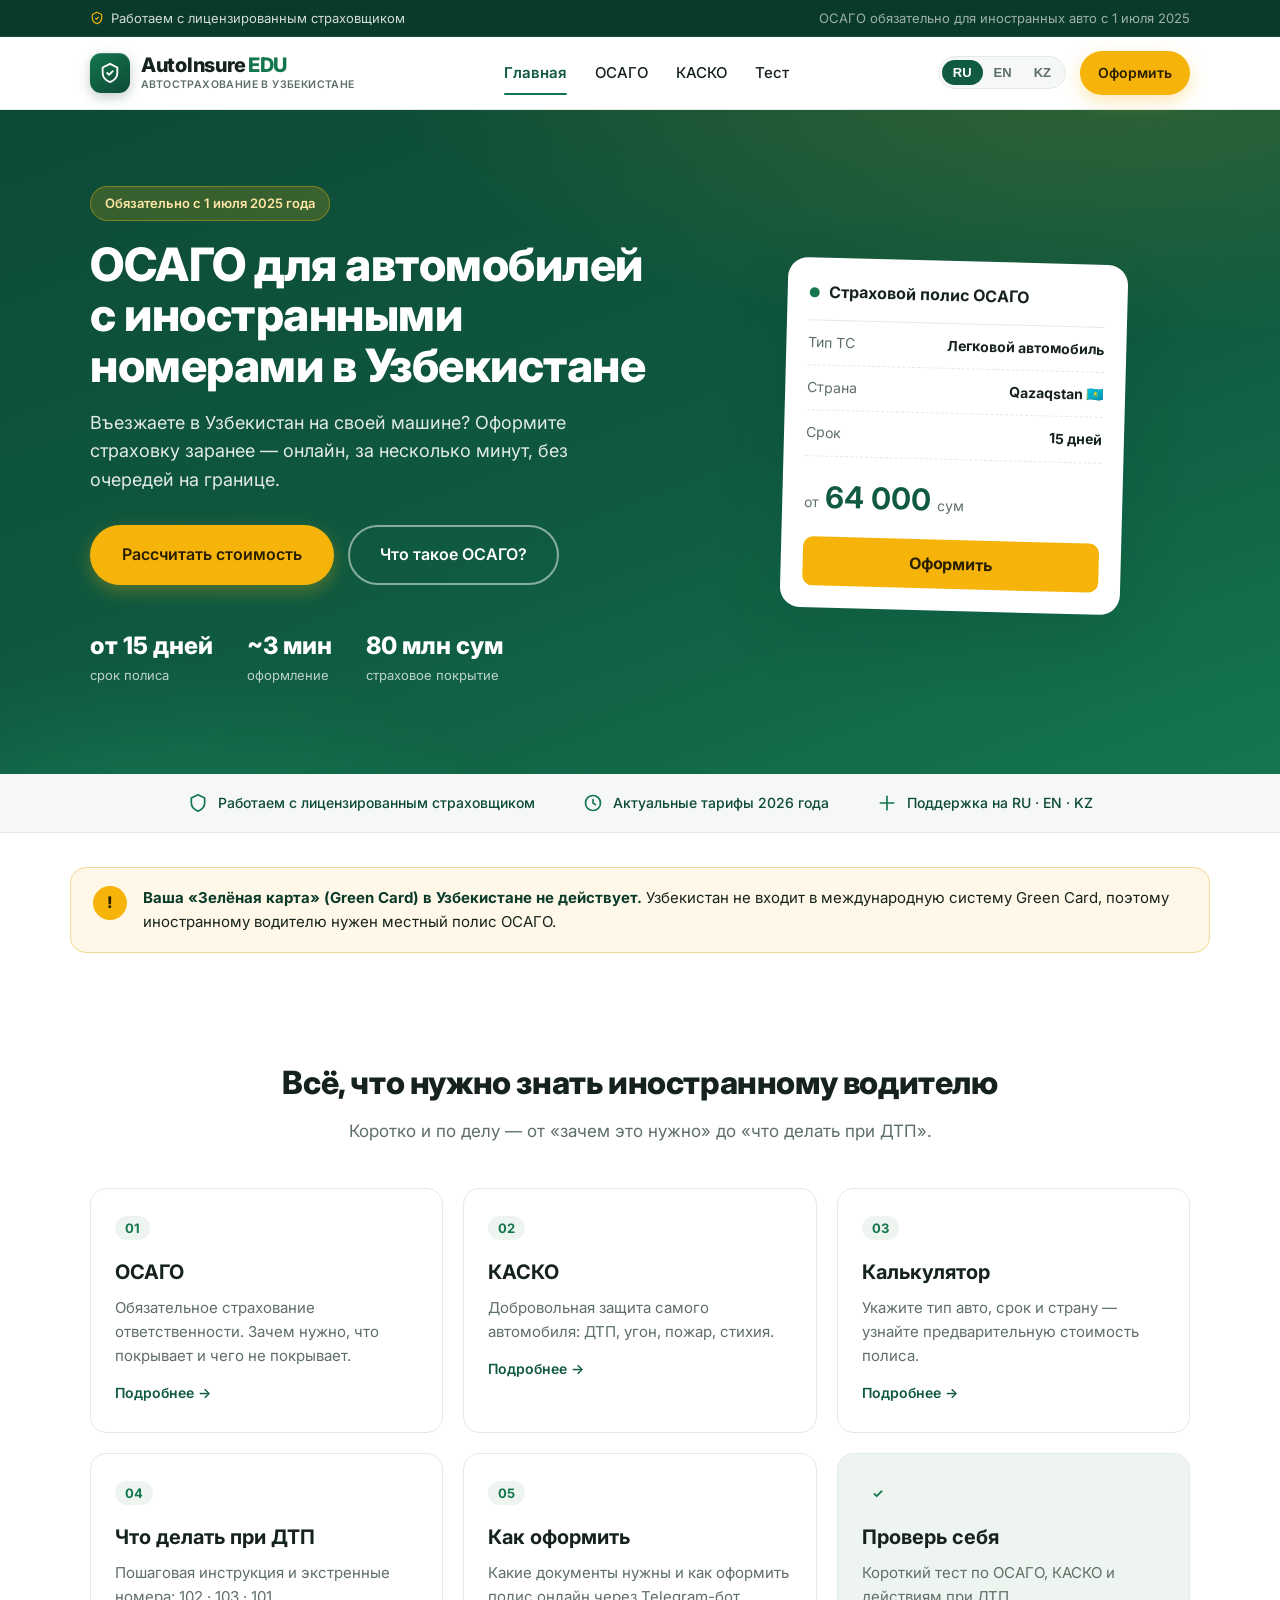
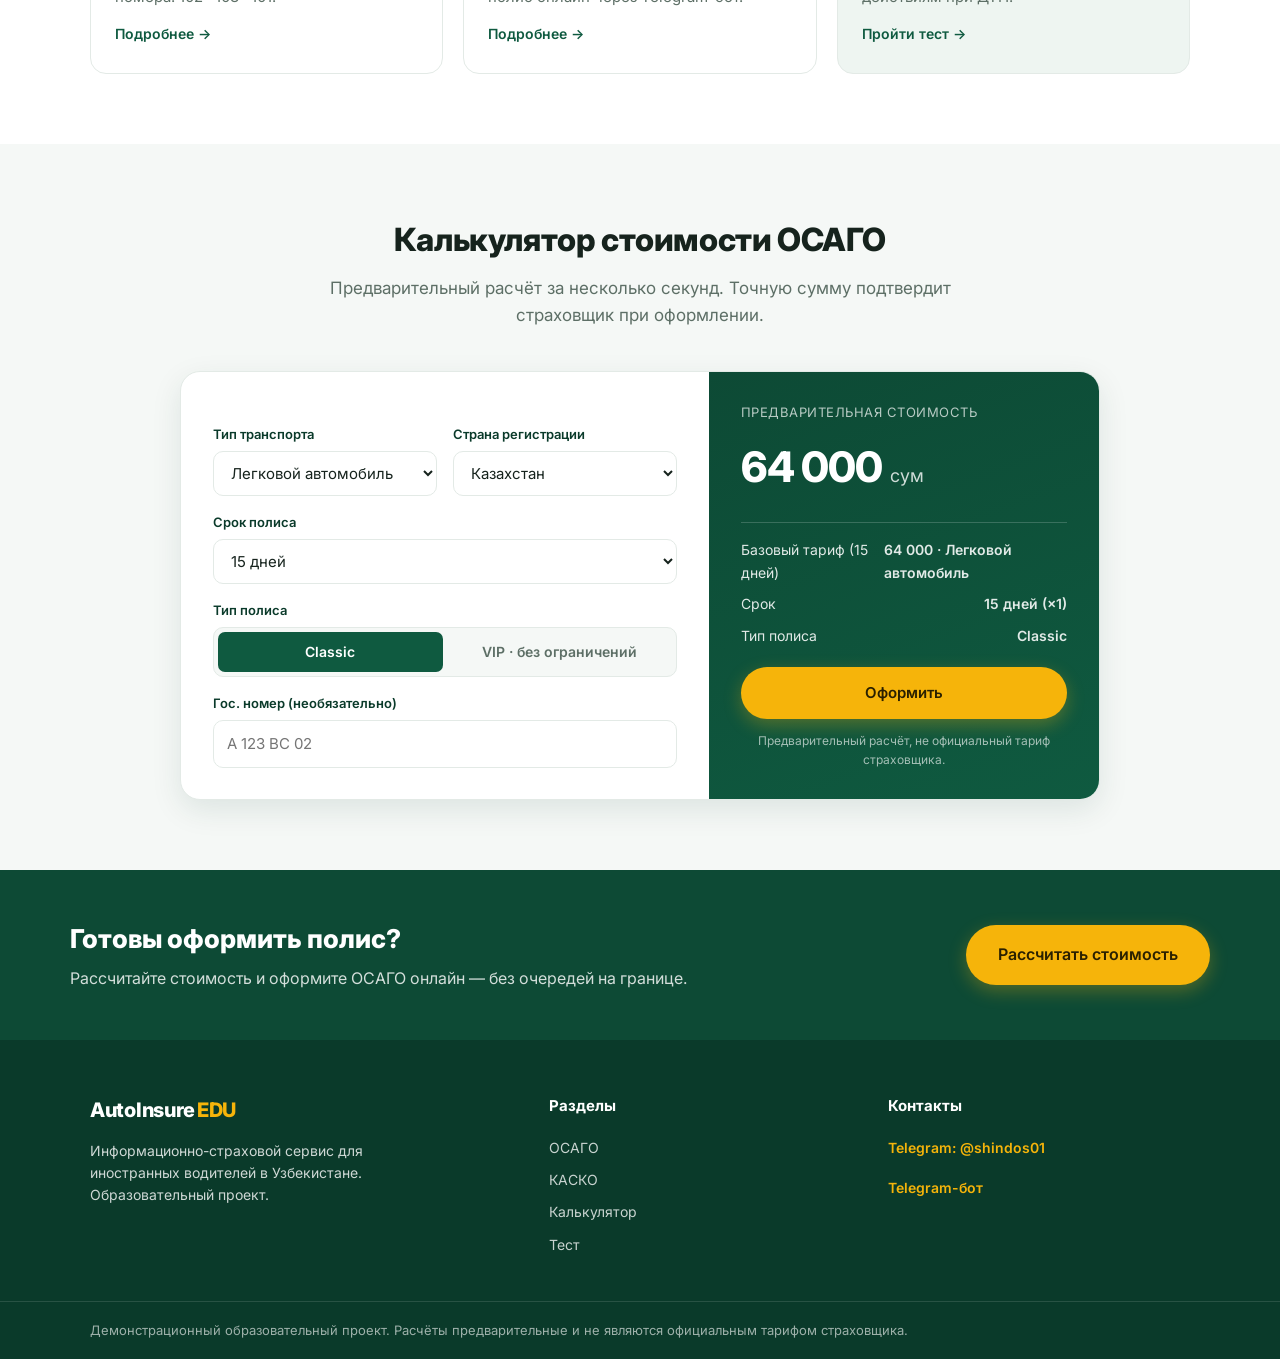
<file: index.html>
<!DOCTYPE html>
<html lang="ru">
<head>
  <meta charset="UTF-8" />
  <meta name="viewport" content="width=device-width, initial-scale=1.0" />
  <link rel="icon" type="image/svg+xml" href="favicon.svg" />
  <title>AutoInsure EDU — ОСАГО и КАСКО для иностранных авто в Узбекистане</title>
  <meta name="description"
    content="Страхование автомобилей с иностранными номерами в Узбекистане. ОСАГО обязательно с 2025 года. Рассчитайте стоимость и оформите полис онлайн." />
  <link rel="preconnect" href="https://fonts.googleapis.com" />
  <link rel="preconnect" href="https://fonts.gstatic.com" crossorigin />
  <link
    href="https://fonts.googleapis.com/css2?family=Inter:wght@400;500;600;700;800&display=swap"
    rel="stylesheet" />
  <link rel="stylesheet" href="css/styles.css" />
</head>
<body>

  <!-- ============ TOP BAR ============ -->
  <div class="topbar">
    <div class="container topbar__inner">
      <span class="topbar__item">
        <svg viewBox="0 0 24 24"><path d="M12 2l8 4v6c0 5-3.5 8-8 10-4.5-2-8-5-8-10V6l8-4z"/><path d="M9 12l2 2 4-4"/></svg>
        <span data-i18n="topbar_lic">Работаем с лицензированным страховщиком</span>
      </span>
      <span class="topbar__item topbar__item--muted" data-i18n="topbar_note">ОСАГО обязательно для иностранных авто с 1 июля 2025</span>
    </div>
  </div>

  <!-- ============ HEADER ============ -->
  <header class="site-header" id="siteHeader">
    <div class="container header__inner">
      <a href="index.html" class="logo">
        <span class="logo__mark" aria-hidden="true">
          <svg viewBox="0 0 24 24" width="22" height="22" fill="none" stroke="currentColor" stroke-width="2" stroke-linecap="round" stroke-linejoin="round">
            <path d="M12 2l8 4v6c0 5-3.5 8-8 10-4.5-2-8-5-8-10V6l8-4z"/>
            <path d="M9 12l2 2 4-4"/>
          </svg>
        </span>
        <span class="logo__lockup">
          <span class="logo__text">AutoInsure<span class="logo__edu">EDU</span></span>
          <span class="logo__tag" data-i18n="logo_tag">Автострахование в Узбекистане</span>
        </span>
      </a>

      <nav class="nav" id="mainNav">
        <a href="index.html" data-i18n="nav_home">Главная</a>
        <a href="osago.html" data-i18n="nav_osago">ОСАГО</a>
        <a href="kasko.html" data-i18n="nav_kasko">КАСКО</a>
        <a href="tests.html" data-i18n="nav_test">Тест</a>
      </nav>

      <div class="header__actions">
        <div class="lang" id="langSwitcher">
          <button class="lang__btn" data-lang="ru">RU</button>
          <button class="lang__btn" data-lang="en">EN</button>
          <button class="lang__btn" data-lang="kz">KZ</button>
        </div>
        <a href="#calc" class="btn btn--accent btn--sm" data-i18n="cta_apply">Оформить</a>
        <button class="burger" id="burger" aria-label="Menu">
          <span></span><span></span><span></span>
        </button>
      </div>
    </div>
  </header>

  <!-- ============ HERO ============ -->
  <section class="hero">
    <div class="container hero__inner">
      <div class="hero__content">
        <span class="hero__badge" data-i18n="hero_badge">Обязательно с 1 июля 2025 года</span>
        <h1 class="hero__title" data-i18n="hero_title">
          ОСАГО для автомобилей с иностранными номерами в Узбекистане
        </h1>
        <p class="hero__subtitle" data-i18n="hero_subtitle">
          Въезжаете в Узбекистан на своей машине? Оформите страховку заранее — онлайн,
          за несколько минут, без очередей на границе.
        </p>
        <div class="hero__actions">
          <a href="#calc" class="btn btn--accent btn--lg" data-i18n="hero_calc">Рассчитать стоимость</a>
          <a href="osago.html" class="btn btn--ghost btn--lg" data-i18n="hero_learn">Что такое ОСАГО?</a>
        </div>
        <ul class="hero__facts">
          <li><strong data-i18n="fact1_val">от 15 дней</strong><span data-i18n="fact1_lbl">срок полиса</span></li>
          <li><strong data-i18n="fact2_val">~3 мин</strong><span data-i18n="fact2_lbl">оформление</span></li>
          <li><strong data-i18n="fact3_val">80 млн сум</strong><span data-i18n="fact3_lbl">страховое покрытие</span></li>
        </ul>
      </div>
      <div class="hero__visual" aria-hidden="true">
        <div class="hero__card">
          <div class="hero__card-top">
            <span class="hero__card-dot"></span>
            <span data-i18n="hero_card_title">Страховой полис ОСАГО</span>
          </div>
          <div class="hero__card-row"><span data-i18n="hero_card_type">Тип ТС</span><b data-i18n="hero_card_car">Легковой автомобиль</b></div>
          <div class="hero__card-row"><span data-i18n="hero_card_country">Страна</span><b>Qazaqstan 🇰🇿</b></div>
          <div class="hero__card-row"><span data-i18n="hero_card_term">Срок</span><b data-i18n="hero_card_days">15 дней</b></div>
          <div class="hero__card-price">
            <span data-i18n="hero_card_from">от</span>
            <b>64 000</b>
            <span>сум</span>
          </div>
          <div class="hero__card-btn" data-i18n="cta_apply">Оформить</div>
        </div>
      </div>
    </div>
  </section>

  <!-- ============ TRUST STRIP ============ -->
  <section class="trust">
    <div class="container trust__inner">
      <div class="trust__item">
        <svg viewBox="0 0 24 24" class="trust__ic"><path d="M12 2l8 4v6c0 5-3.5 8-8 10-4.5-2-8-5-8-10V6l8-4z"/></svg>
        <span data-i18n="trust1">Работаем с лицензированным страховщиком</span>
      </div>
      <div class="trust__item">
        <svg viewBox="0 0 24 24" class="trust__ic"><path d="M12 8v4l3 2"/><circle cx="12" cy="12" r="9"/></svg>
        <span data-i18n="trust2">Актуальные тарифы 2026 года</span>
      </div>
      <div class="trust__item">
        <svg viewBox="0 0 24 24" class="trust__ic"><path d="M4 12h16M12 4v16"/></svg>
        <span data-i18n="trust3">Поддержка на RU · EN · KZ</span>
      </div>
    </div>
  </section>

  <!-- ============ GREEN CARD NOTE ============ -->
  <section class="note">
    <div class="container note__inner">
      <div class="note__icon">!</div>
      <p>
        <strong data-i18n="note_strong">Ваша «Зелёная карта» (Green Card) в Узбекистане не действует.</strong>
        <span data-i18n="note_text">Узбекистан не входит в международную систему Green Card, поэтому иностранному водителю нужен местный полис ОСАГО.</span>
      </p>
    </div>
  </section>

  <!-- ============ SECTIONS GRID ============ -->
  <section class="section">
    <div class="container">
      <h2 class="section-title" data-i18n="sections_title">Всё, что нужно знать иностранному водителю</h2>
      <p class="section-lead" data-i18n="sections_lead">Коротко и по делу — от «зачем это нужно» до «что делать при ДТП».</p>

      <div class="cards">
        <a href="osago.html" class="card">
          <span class="card__num">01</span>
          <h3 data-i18n="card1_t">ОСАГО</h3>
          <p data-i18n="card1_d">Обязательное страхование ответственности. Зачем нужно, что покрывает и чего не покрывает.</p>
          <span class="card__link" data-i18n="card_more">Подробнее →</span>
        </a>
        <a href="kasko.html" class="card">
          <span class="card__num">02</span>
          <h3 data-i18n="card2_t">КАСКО</h3>
          <p data-i18n="card2_d">Добровольная защита самого автомобиля: ДТП, угон, пожар, стихия.</p>
          <span class="card__link" data-i18n="card_more">Подробнее →</span>
        </a>
        <a href="#calc" class="card">
          <span class="card__num">03</span>
          <h3 data-i18n="card3_t">Калькулятор</h3>
          <p data-i18n="card3_d">Укажите тип авто, срок и страну — узнайте предварительную стоимость полиса.</p>
          <span class="card__link" data-i18n="card_more">Подробнее →</span>
        </a>
        <a href="osago.html#dtp" class="card">
          <span class="card__num">04</span>
          <h3 data-i18n="card4_t">Что делать при ДТП</h3>
          <p data-i18n="card4_d">Пошаговая инструкция и экстренные номера: 102 · 103 · 101.</p>
          <span class="card__link" data-i18n="card_more">Подробнее →</span>
        </a>
        <a href="osago.html#how" class="card">
          <span class="card__num">05</span>
          <h3 data-i18n="card5_t">Как оформить</h3>
          <p data-i18n="card5_d">Какие документы нужны и как оформить полис онлайн через Telegram-бот.</p>
          <span class="card__link" data-i18n="card_more">Подробнее →</span>
        </a>
        <a href="tests.html" class="card card--test">
          <span class="card__num">✓</span>
          <h3 data-i18n="card6_t">Проверь себя</h3>
          <p data-i18n="card6_d">Короткий тест по ОСАГО, КАСКО и действиям при ДТП.</p>
          <span class="card__link" data-i18n="card6_go">Пройти тест →</span>
        </a>
      </div>
    </div>
  </section>

  <!-- ============ CALCULATOR ============ -->
  <section class="section section--soft" id="calc">
    <div class="container">
      <h2 class="section-title" data-i18n="calc_section_t">Калькулятор стоимости ОСАГО</h2>
      <p class="section-lead" data-i18n="calc_section_l">Предварительный расчёт за несколько секунд. Точную сумму подтвердит страховщик при оформлении.</p>
      <div style="max-width: 920px; margin: 42px auto 0;">
        <!-- CALC COMPONENT (reusable) -->
        <div class="calc" data-calc>
          <div class="calc__form">
            <div class="calc__grid">
              <div class="field">
                <label data-i18n="calc_vehicle">Тип транспорта</label>
                <select data-calc-vehicle>
                  <option value="car" data-i18n="calc_v_car">Легковой автомобиль</option>
                  <option value="truck" data-i18n="calc_v_truck">Грузовой автомобиль</option>
                  <option value="bus" data-i18n="calc_v_bus">Автобус</option>
                  <option value="other" data-i18n="calc_v_other">Мото / трактор</option>
                </select>
              </div>
              <div class="field">
                <label data-i18n="calc_country">Страна регистрации</label>
                <select data-calc-country>
                  <option value="kz" data-i18n="calc_c_kz">Казахстан</option>
                  <option value="ru" data-i18n="calc_c_ru">Россия</option>
                  <option value="kg" data-i18n="calc_c_kg">Кыргызстан</option>
                  <option value="tj" data-i18n="calc_c_tj">Таджикистан</option>
                  <option value="other" data-i18n="calc_c_other">Другая страна</option>
                </select>
              </div>
              <div class="field field--full">
                <label data-i18n="calc_term">Срок полиса</label>
                <select data-calc-term>
                  <option value="15" data-i18n="calc_t_15">15 дней</option>
                  <option value="60" data-i18n="calc_t_60">2 месяца</option>
                  <option value="365" data-i18n="calc_t_365">1 год</option>
                </select>
              </div>
              <div class="field field--full">
                <label data-i18n="calc_type">Тип полиса</label>
                <div class="seg" data-calc-seg>
                  <button type="button" class="seg__btn is-active" data-type="classic" data-i18n="calc_classic">Classic</button>
                  <button type="button" class="seg__btn" data-type="vip" data-i18n="calc_vip">VIP · без ограничений</button>
                </div>
              </div>
              <div class="field field--full">
                <label data-i18n="calc_plate">Гос. номер (необязательно)</label>
                <input type="text" data-calc-plate placeholder="A 123 BC 02" />
              </div>
            </div>
          </div>
          <div class="calc__result">
            <span class="calc__result-label" data-i18n="calc_result">Предварительная стоимость</span>
            <div class="calc__price"><b data-calc-price>64 000</b><span data-i18n="calc_sum">сум</span></div>
            <div class="calc__breakdown">
              <div class="calc__row"><span data-i18n="calc_base">Базовый тариф (15 дней)</span><b data-calc-base>—</b></div>
              <div class="calc__row"><span data-i18n="calc_termrow">Срок</span><b data-calc-termlbl>—</b></div>
              <div class="calc__row"><span data-i18n="calc_typerow">Тип полиса</span><b data-calc-typelbl>—</b></div>
            </div>
            <div class="calc__cta">
              <a href="https://t.me/mytezpolisBot" target="_blank" rel="noopener" class="btn btn--accent" data-i18n="cta_apply">Оформить</a>
              <p class="calc__disclaimer" data-i18n="calc_disc">Предварительный расчёт, не официальный тариф страховщика.</p>
            </div>
          </div>
        </div>
        <!-- /CALC COMPONENT -->
      </div>
    </div>
  </section>

  <!-- ============ CTA BAND ============ -->
  <section class="cta-band">
    <div class="container cta-band__inner">
      <div>
        <h2 data-i18n="ctaband_title">Готовы оформить полис?</h2>
        <p data-i18n="ctaband_text">Рассчитайте стоимость и оформите ОСАГО онлайн — без очередей на границе.</p>
      </div>
      <a href="#calc" class="btn btn--accent btn--lg" data-i18n="hero_calc">Рассчитать стоимость</a>
    </div>
  </section>

  <!-- ============ FOOTER ============ -->
  <footer class="footer">
    <div class="container footer__inner">
      <div class="footer__col">
        <div class="logo logo--light">
          <span class="logo__text">AutoInsure<span class="logo__edu">EDU</span></span>
        </div>
        <p class="footer__about" data-i18n="footer_about">
          Информационно-страховой сервис для иностранных водителей в Узбекистане.
          Образовательный проект.
        </p>
      </div>
      <div class="footer__col">
        <h4 data-i18n="footer_nav">Разделы</h4>
        <a href="osago.html" data-i18n="nav_osago">ОСАГО</a>
        <a href="kasko.html" data-i18n="nav_kasko">КАСКО</a>
        <a href="index.html#calc" data-i18n="nav_calc">Калькулятор</a>
        <a href="tests.html" data-i18n="nav_test">Тест</a>
      </div>
      <div class="footer__col">
        <h4 data-i18n="footer_contacts">Контакты</h4>
        <a href="https://t.me/shindos01" class="footer__tg" target="_blank" rel="noopener" data-i18n="footer_contact_tg">Telegram: @shindos01</a>
        <a href="https://t.me/mytezpolisBot" class="footer__tg" target="_blank" rel="noopener" data-i18n="footer_tg">Telegram-бот</a>
      </div>
    </div>
    <div class="footer__bottom">
      <div class="container">
        <span data-i18n="footer_disclaimer">
          Демонстрационный образовательный проект. Расчёты предварительные и не являются официальным тарифом страховщика.
        </span>
      </div>
    </div>
  </footer>

  <!-- Sticky mobile CTA -->
  <a href="#calc" class="sticky-cta" data-i18n="cta_apply">Оформить</a>

  <script src="js/i18n.js"></script>
  <script src="js/main.js"></script>
</body>
</html>
</file>
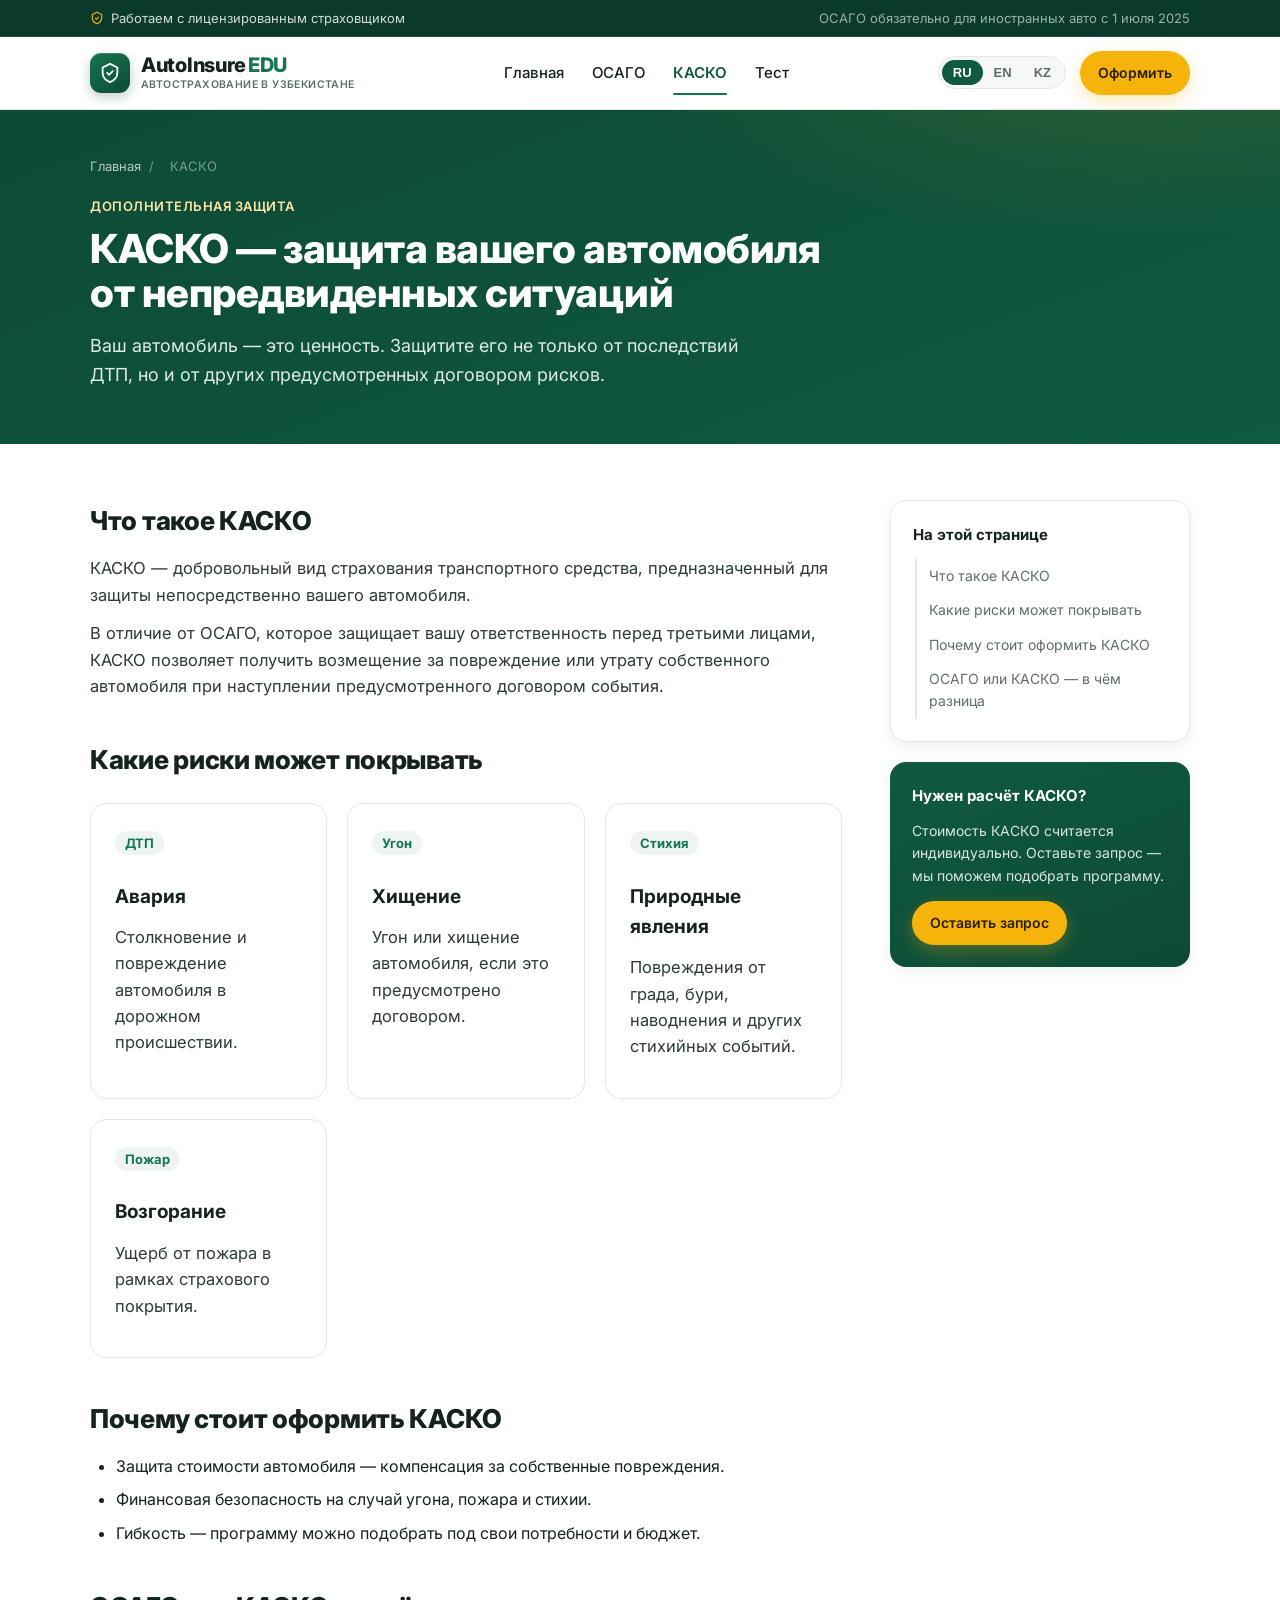
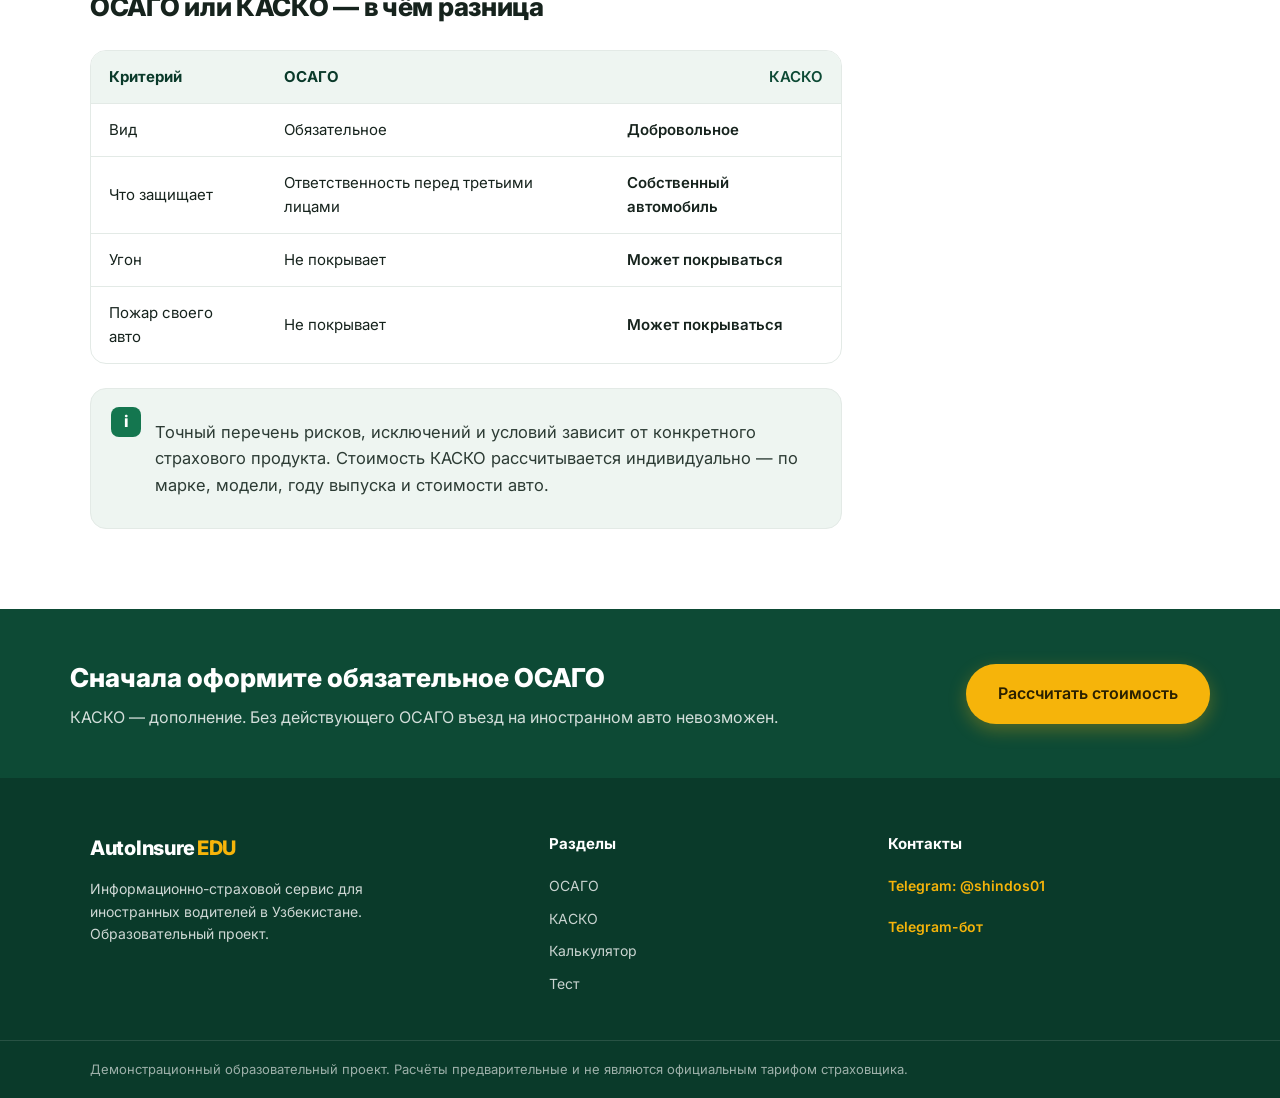
<file: kasko.html>
<!DOCTYPE html>
<html lang="ru">
<head>
  <meta charset="UTF-8" />
  <meta name="viewport" content="width=device-width, initial-scale=1.0" />
  <link rel="icon" type="image/svg+xml" href="favicon.svg" />
  <title>КАСКО — защита вашего автомобиля в Узбекистане — AutoInsure EDU</title>
  <meta name="description"
    content="КАСКО — добровольное страхование собственного автомобиля: ДТП, угон, пожар, стихия. Чем отличается от ОСАГО и когда стоит оформить." />
  <link rel="preconnect" href="https://fonts.googleapis.com" />
  <link rel="preconnect" href="https://fonts.gstatic.com" crossorigin />
  <link href="https://fonts.googleapis.com/css2?family=Inter:wght@400;500;600;700;800&display=swap" rel="stylesheet" />
  <link rel="stylesheet" href="css/styles.css" />
</head>
<body>

  <!-- ============ TOP BAR ============ -->
  <div class="topbar">
    <div class="container topbar__inner">
      <span class="topbar__item">
        <svg viewBox="0 0 24 24"><path d="M12 2l8 4v6c0 5-3.5 8-8 10-4.5-2-8-5-8-10V6l8-4z"/><path d="M9 12l2 2 4-4"/></svg>
        <span data-i18n="topbar_lic">Работаем с лицензированным страховщиком</span>
      </span>
      <span class="topbar__item topbar__item--muted" data-i18n="topbar_note">ОСАГО обязательно для иностранных авто с 1 июля 2025</span>
    </div>
  </div>

  <!-- ============ HEADER ============ -->
  <header class="site-header" id="siteHeader">
    <div class="container header__inner">
      <a href="index.html" class="logo">
        <span class="logo__mark" aria-hidden="true">
          <svg viewBox="0 0 24 24" width="22" height="22" fill="none" stroke="currentColor" stroke-width="2" stroke-linecap="round" stroke-linejoin="round">
            <path d="M12 2l8 4v6c0 5-3.5 8-8 10-4.5-2-8-5-8-10V6l8-4z"/><path d="M9 12l2 2 4-4"/>
          </svg>
        </span>
        <span class="logo__lockup">
          <span class="logo__text">AutoInsure<span class="logo__edu">EDU</span></span>
          <span class="logo__tag" data-i18n="logo_tag">Автострахование в Узбекистане</span>
        </span>
      </a>
      <nav class="nav" id="mainNav">
        <a href="index.html" data-i18n="nav_home">Главная</a>
        <a href="osago.html" data-i18n="nav_osago">ОСАГО</a>
        <a href="kasko.html" data-i18n="nav_kasko">КАСКО</a>
        <a href="tests.html" data-i18n="nav_test">Тест</a>
      </nav>
      <div class="header__actions">
        <div class="lang" id="langSwitcher">
          <button class="lang__btn" data-lang="ru">RU</button>
          <button class="lang__btn" data-lang="en">EN</button>
          <button class="lang__btn" data-lang="kz">KZ</button>
        </div>
        <a href="osago.html#calc" class="btn btn--accent btn--sm" data-i18n="cta_apply">Оформить</a>
        <button class="burger" id="burger" aria-label="Menu"><span></span><span></span><span></span></button>
      </div>
    </div>
  </header>

  <!-- ============ PAGE HERO ============ -->
  <section class="page-hero">
    <div class="container">
      <div class="breadcrumb">
        <a href="index.html" data-i18n="nav_home">Главная</a><span>/</span><span data-i18n="nav_kasko">КАСКО</span>
      </div>
      <span class="page-hero__eyebrow" data-i18n="kasko_eyebrow">Дополнительная защита</span>
      <h1 data-i18n="kasko_h1">КАСКО — защита вашего автомобиля от непредвиденных ситуаций</h1>
      <p class="page-hero__lead" data-i18n="kasko_lead">
        Ваш автомобиль — это ценность. Защитите его не только от последствий ДТП,
        но и от других предусмотренных договором рисков.
      </p>
    </div>
  </section>

  <!-- ============ CONTENT + ASIDE ============ -->
  <div class="container">
    <div class="layout">
      <article class="prose">
        <h2 id="what" data-i18n="kasko_what_t">Что такое КАСКО</h2>
        <p data-i18n="kasko_what_p1">
          <strong>КАСКО</strong> — добровольный вид страхования транспортного средства, предназначенный
          для защиты непосредственно вашего автомобиля.
        </p>
        <p data-i18n="kasko_what_p2">
          В отличие от ОСАГО, которое защищает вашу ответственность перед третьими лицами, КАСКО
          позволяет получить возмещение за повреждение или утрату собственного автомобиля при
          наступлении предусмотренного договором события.
        </p>

        <h2 id="risks" data-i18n="kasko_risks_t">Какие риски может покрывать</h2>
        <div class="cards" style="margin-top:22px">
          <div class="card">
            <span class="card__num" data-i18n="kasko_risk1_n">ДТП</span>
            <h3 data-i18n="kasko_risk1_t">Авария</h3>
            <p data-i18n="kasko_risk1_d">Столкновение и повреждение автомобиля в дорожном происшествии.</p>
          </div>
          <div class="card">
            <span class="card__num" data-i18n="kasko_risk2_n">Угон</span>
            <h3 data-i18n="kasko_risk2_t">Хищение</h3>
            <p data-i18n="kasko_risk2_d">Угон или хищение автомобиля, если это предусмотрено договором.</p>
          </div>
          <div class="card">
            <span class="card__num" data-i18n="kasko_risk3_n">Стихия</span>
            <h3 data-i18n="kasko_risk3_t">Природные явления</h3>
            <p data-i18n="kasko_risk3_d">Повреждения от града, бури, наводнения и других стихийных событий.</p>
          </div>
          <div class="card">
            <span class="card__num" data-i18n="kasko_risk4_n">Пожар</span>
            <h3 data-i18n="kasko_risk4_t">Возгорание</h3>
            <p data-i18n="kasko_risk4_d">Ущерб от пожара в рамках страхового покрытия.</p>
          </div>
        </div>

        <h2 id="why" data-i18n="kasko_why_t">Почему стоит оформить КАСКО</h2>
        <ul>
          <li data-i18n="kasko_why_1"><strong>Защита стоимости автомобиля</strong> — компенсация за собственные повреждения.</li>
          <li data-i18n="kasko_why_2"><strong>Финансовая безопасность</strong> на случай угона, пожара и стихии.</li>
          <li data-i18n="kasko_why_3"><strong>Гибкость</strong> — программу можно подобрать под свои потребности и бюджет.</li>
        </ul>

        <h2 id="vs" data-i18n="kasko_vs_t">ОСАГО или КАСКО — в чём разница</h2>
        <div class="table-wrap">
          <table class="tariff">
            <thead>
              <tr>
                <th data-i18n="kasko_vs_c0">Критерий</th>
                <th data-i18n="kasko_vs_c1">ОСАГО</th>
                <th data-i18n="kasko_vs_c2">КАСКО</th>
              </tr>
            </thead>
            <tbody>
              <tr><td data-i18n="kasko_vs_r1">Вид</td><td data-i18n="kasko_vs_r1a">Обязательное</td><td data-i18n="kasko_vs_r1b" style="text-align:left;color:inherit">Добровольное</td></tr>
              <tr><td data-i18n="kasko_vs_r2">Что защищает</td><td data-i18n="kasko_vs_r2a">Ответственность перед третьими лицами</td><td data-i18n="kasko_vs_r2b" style="text-align:left;color:inherit">Собственный автомобиль</td></tr>
              <tr><td data-i18n="kasko_vs_r3">Угон</td><td data-i18n="kasko_vs_r3a">Не покрывает</td><td data-i18n="kasko_vs_r3b" style="text-align:left;color:inherit">Может покрываться</td></tr>
              <tr><td data-i18n="kasko_vs_r4">Пожар своего авто</td><td data-i18n="kasko_vs_r4a">Не покрывает</td><td data-i18n="kasko_vs_r4b" style="text-align:left;color:inherit">Может покрываться</td></tr>
            </tbody>
          </table>
        </div>
        <div class="callout">
          <div class="callout__ic">i</div>
          <p data-i18n="kasko_vs_note">
            Точный перечень рисков, исключений и условий зависит от конкретного страхового продукта.
            Стоимость КАСКО рассчитывается индивидуально — по марке, модели, году выпуска и стоимости авто.
          </p>
        </div>
      </article>

      <!-- Sidebar -->
      <aside class="aside">
        <div class="aside__box">
          <h4 data-i18n="aside_toc">На этой странице</h4>
          <nav class="aside__toc">
            <a href="#what" data-i18n="kasko_what_t">Что такое КАСКО</a>
            <a href="#risks" data-i18n="kasko_risks_t">Какие риски</a>
            <a href="#why" data-i18n="kasko_why_t">Почему оформить</a>
            <a href="#vs" data-i18n="kasko_vs_t">ОСАГО или КАСКО</a>
          </nav>
        </div>
        <div class="aside__box aside__box--green">
          <h4 data-i18n="kasko_aside_t">Нужен расчёт КАСКО?</h4>
          <p data-i18n="kasko_aside_p">Стоимость КАСКО считается индивидуально. Оставьте запрос — мы поможем подобрать программу.</p>
          <a href="https://t.me/mytezpolisBot" target="_blank" rel="noopener" class="btn btn--accent btn--sm" data-i18n="kasko_aside_btn">Оставить запрос</a>
        </div>
      </aside>
    </div>
  </div>

  <!-- ============ CTA BAND ============ -->
  <section class="cta-band">
    <div class="container cta-band__inner">
      <div>
        <h2 data-i18n="kasko_cta_t">Сначала оформите обязательное ОСАГО</h2>
        <p data-i18n="kasko_cta_p">КАСКО — дополнение. Без действующего ОСАГО въезд на иностранном авто невозможен.</p>
      </div>
      <a href="osago.html#calc" class="btn btn--accent btn--lg" data-i18n="hero_calc">Рассчитать ОСАГО</a>
    </div>
  </section>

  <!-- ============ FOOTER ============ -->
  <footer class="footer">
    <div class="container footer__inner">
      <div class="footer__col">
        <div class="logo logo--light"><span class="logo__text">AutoInsure<span class="logo__edu">EDU</span></span></div>
        <p class="footer__about" data-i18n="footer_about">Информационно-страховой сервис для иностранных водителей в Узбекистане. Образовательный проект.</p>
      </div>
      <div class="footer__col">
        <h4 data-i18n="footer_nav">Разделы</h4>
        <a href="osago.html" data-i18n="nav_osago">ОСАГО</a>
        <a href="kasko.html" data-i18n="nav_kasko">КАСКО</a>
        <a href="index.html#calc" data-i18n="nav_calc">Калькулятор</a>
        <a href="tests.html" data-i18n="nav_test">Тест</a>
      </div>
      <div class="footer__col">
        <h4 data-i18n="footer_contacts">Контакты</h4>
        <a href="https://t.me/shindos01" class="footer__tg" target="_blank" rel="noopener" data-i18n="footer_contact_tg">Telegram: @shindos01</a>
        <a href="https://t.me/mytezpolisBot" class="footer__tg" target="_blank" rel="noopener" data-i18n="footer_tg">Telegram-бот</a>
      </div>
    </div>
    <div class="footer__bottom">
      <div class="container">
        <span data-i18n="footer_disclaimer">Демонстрационный образовательный проект. Расчёты предварительные и не являются официальным тарифом страховщика.</span>
      </div>
    </div>
  </footer>

  <a href="osago.html#calc" class="sticky-cta" data-i18n="cta_apply">Оформить</a>

  <script src="js/i18n.js"></script>
  <script src="js/main.js"></script>
</body>
</html>
</file>
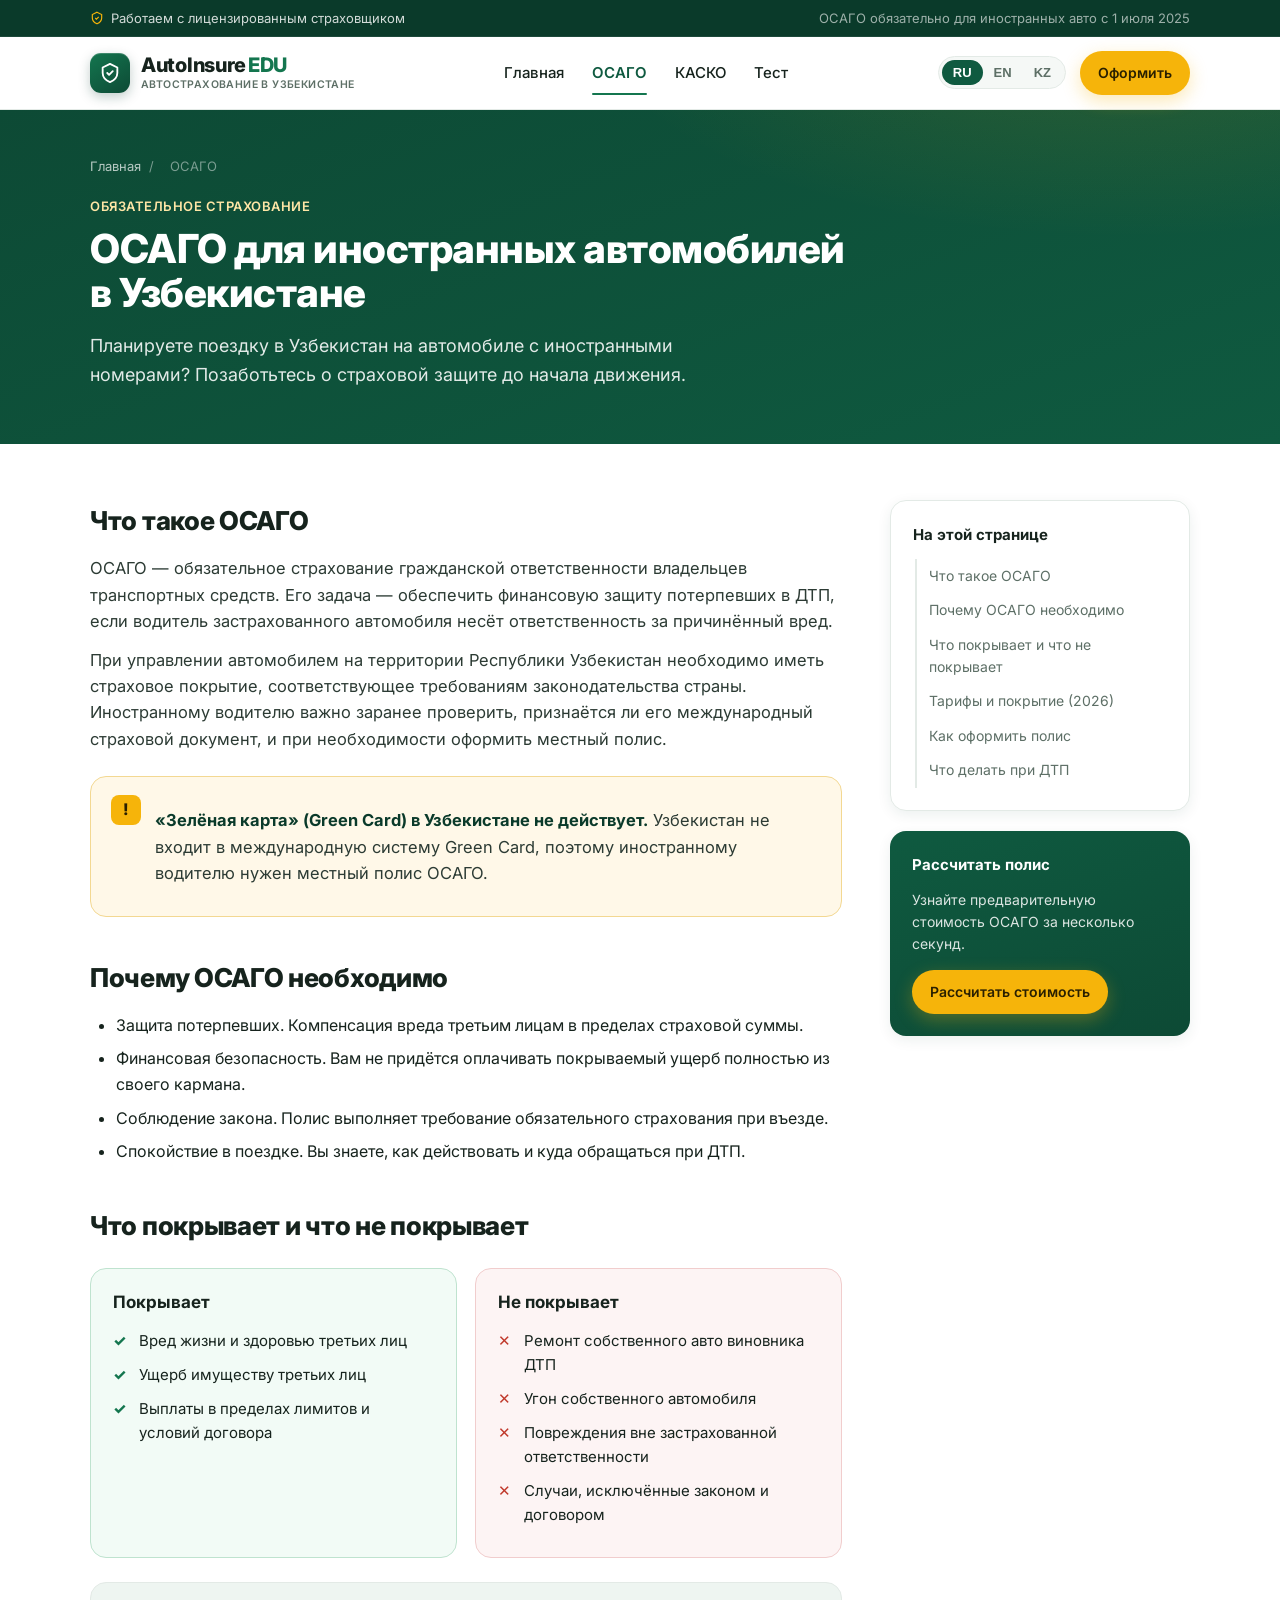
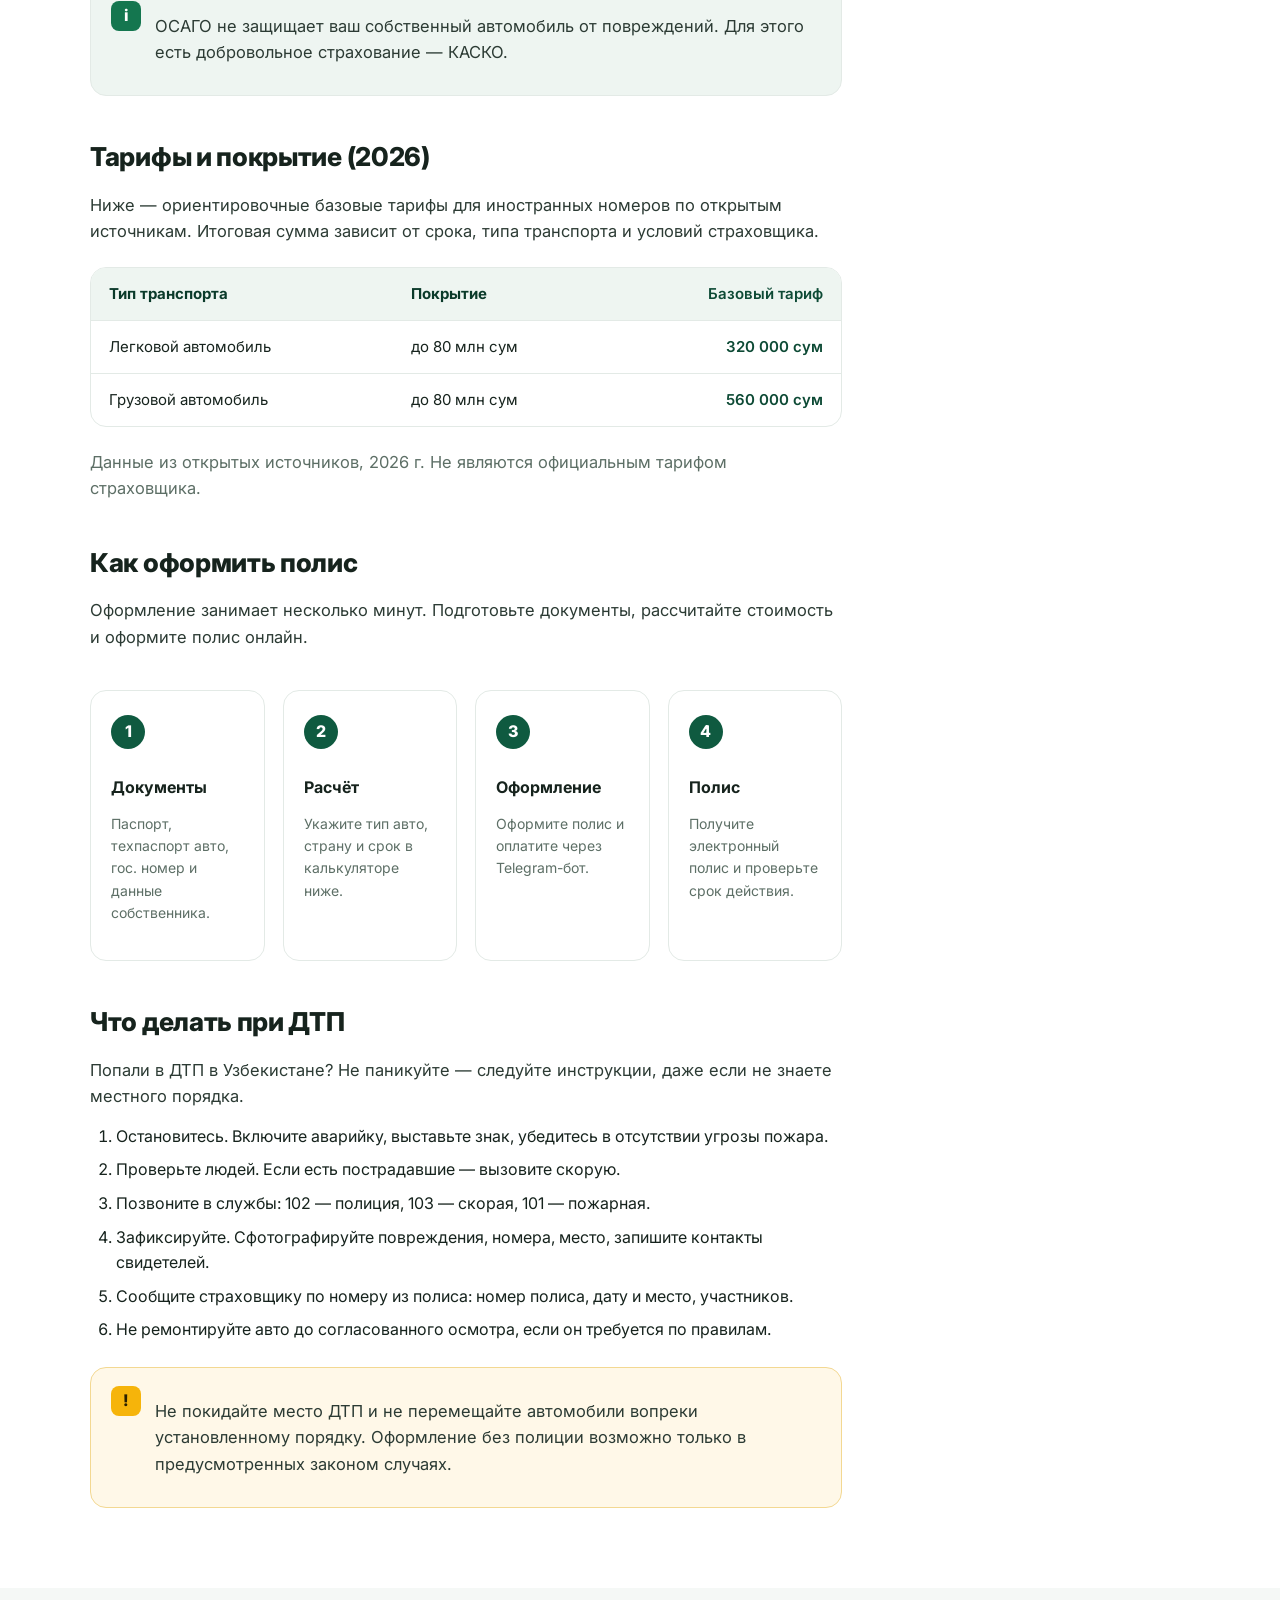
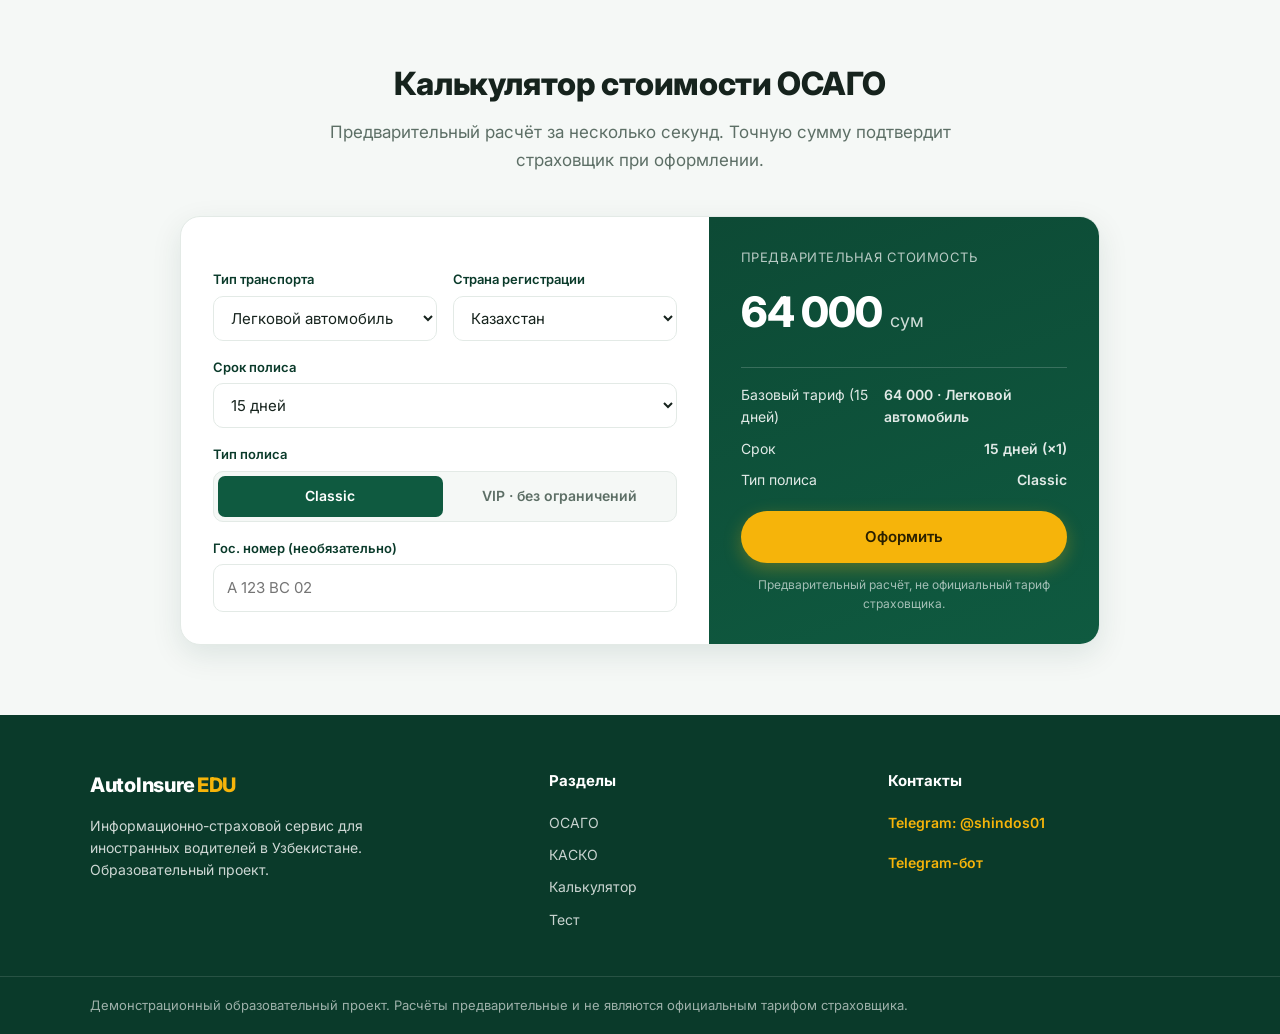
<file: osago.html>
<!DOCTYPE html>
<html lang="ru">
<head>
  <meta charset="UTF-8" />
  <meta name="viewport" content="width=device-width, initial-scale=1.0" />
  <link rel="icon" type="image/svg+xml" href="favicon.svg" />
  <title>ОСАГО для иностранных авто в Узбекистане — AutoInsure EDU</title>
  <meta name="description"
    content="Что такое ОСАГО, зачем оно нужно иностранному водителю, что покрывает и не покрывает, тарифы, как оформить и что делать при ДТП в Узбекистане." />
  <link rel="preconnect" href="https://fonts.googleapis.com" />
  <link rel="preconnect" href="https://fonts.gstatic.com" crossorigin />
  <link href="https://fonts.googleapis.com/css2?family=Inter:wght@400;500;600;700;800&display=swap" rel="stylesheet" />
  <link rel="stylesheet" href="css/styles.css" />
</head>
<body>

  <!-- ============ TOP BAR ============ -->
  <div class="topbar">
    <div class="container topbar__inner">
      <span class="topbar__item">
        <svg viewBox="0 0 24 24"><path d="M12 2l8 4v6c0 5-3.5 8-8 10-4.5-2-8-5-8-10V6l8-4z"/><path d="M9 12l2 2 4-4"/></svg>
        <span data-i18n="topbar_lic">Работаем с лицензированным страховщиком</span>
      </span>
      <span class="topbar__item topbar__item--muted" data-i18n="topbar_note">ОСАГО обязательно для иностранных авто с 1 июля 2025</span>
    </div>
  </div>

  <!-- ============ HEADER ============ -->
  <header class="site-header" id="siteHeader">
    <div class="container header__inner">
      <a href="index.html" class="logo">
        <span class="logo__mark" aria-hidden="true">
          <svg viewBox="0 0 24 24" width="22" height="22" fill="none" stroke="currentColor" stroke-width="2" stroke-linecap="round" stroke-linejoin="round">
            <path d="M12 2l8 4v6c0 5-3.5 8-8 10-4.5-2-8-5-8-10V6l8-4z"/><path d="M9 12l2 2 4-4"/>
          </svg>
        </span>
        <span class="logo__lockup">
          <span class="logo__text">AutoInsure<span class="logo__edu">EDU</span></span>
          <span class="logo__tag" data-i18n="logo_tag">Автострахование в Узбекистане</span>
        </span>
      </a>
      <nav class="nav" id="mainNav">
        <a href="index.html" data-i18n="nav_home">Главная</a>
        <a href="osago.html" data-i18n="nav_osago">ОСАГО</a>
        <a href="kasko.html" data-i18n="nav_kasko">КАСКО</a>
        <a href="tests.html" data-i18n="nav_test">Тест</a>
      </nav>
      <div class="header__actions">
        <div class="lang" id="langSwitcher">
          <button class="lang__btn" data-lang="ru">RU</button>
          <button class="lang__btn" data-lang="en">EN</button>
          <button class="lang__btn" data-lang="kz">KZ</button>
        </div>
        <a href="#calc" class="btn btn--accent btn--sm" data-i18n="cta_apply">Оформить</a>
        <button class="burger" id="burger" aria-label="Menu"><span></span><span></span><span></span></button>
      </div>
    </div>
  </header>

  <!-- ============ PAGE HERO ============ -->
  <section class="page-hero">
    <div class="container">
      <div class="breadcrumb">
        <a href="index.html" data-i18n="nav_home">Главная</a><span>/</span><span data-i18n="nav_osago">ОСАГО</span>
      </div>
      <span class="page-hero__eyebrow" data-i18n="osago_eyebrow">Обязательное страхование</span>
      <h1 data-i18n="osago_h1">ОСАГО для иностранных автомобилей в Узбекистане</h1>
      <p class="page-hero__lead" data-i18n="osago_lead">
        Планируете поездку в Узбекистан на автомобиле с иностранными номерами?
        Позаботьтесь о страховой защите до начала движения.
      </p>
    </div>
  </section>

  <!-- ============ CONTENT + ASIDE ============ -->
  <div class="container">
    <div class="layout">
      <article class="prose">
        <h2 id="what" data-i18n="osago_what_t">Что такое ОСАГО</h2>
        <p data-i18n="osago_what_p1">
          <strong>ОСАГО</strong> — обязательное страхование гражданской ответственности владельцев
          транспортных средств. Его задача — обеспечить финансовую защиту потерпевших в ДТП, если
          водитель застрахованного автомобиля несёт ответственность за причинённый вред.
        </p>
        <p data-i18n="osago_what_p2">
          При управлении автомобилем на территории Республики Узбекистан необходимо иметь страховое
          покрытие, соответствующее требованиям законодательства страны. Иностранному водителю важно
          заранее проверить, признаётся ли его международный страховой документ в Узбекистане — и,
          если нужного покрытия нет, оформить местный полис.
        </p>

        <div class="callout callout--warn">
          <div class="callout__ic">!</div>
          <p>
            <strong data-i18n="osago_green_s">«Зелёная карта» (Green Card) в Узбекистане не действует.</strong>
            <span data-i18n="osago_green_t"> Узбекистан не входит в международную систему Green Card, поэтому иностранному водителю нужен местный полис ОСАГО.</span>
          </p>
        </div>

        <h2 id="why" data-i18n="osago_why_t">Почему ОСАГО необходимо</h2>
        <ul>
          <li data-i18n="osago_why_1"><strong>Защита потерпевших.</strong> Компенсация вреда третьим лицам в пределах страховой суммы.</li>
          <li data-i18n="osago_why_2"><strong>Финансовая безопасность.</strong> Вам не придётся оплачивать покрываемый ущерб полностью из своего кармана.</li>
          <li data-i18n="osago_why_3"><strong>Соблюдение закона.</strong> Полис выполняет требование обязательного страхования при въезде.</li>
          <li data-i18n="osago_why_4"><strong>Спокойствие в поездке.</strong> Вы знаете, как действовать и куда обращаться при ДТП.</li>
        </ul>

        <h2 id="cover" data-i18n="osago_cover_t">Что покрывает и что не покрывает</h2>
        <div class="cols">
          <div class="col-box col-box--yes">
            <h3 data-i18n="osago_cov_yes">Покрывает</h3>
            <ul>
              <li data-i18n="osago_cov_y1">Вред жизни и здоровью третьих лиц</li>
              <li data-i18n="osago_cov_y2">Ущерб имуществу третьих лиц</li>
              <li data-i18n="osago_cov_y3">Выплаты в пределах лимитов и условий договора</li>
            </ul>
          </div>
          <div class="col-box col-box--no">
            <h3 data-i18n="osago_cov_no">Не покрывает</h3>
            <ul>
              <li data-i18n="osago_cov_n1">Ремонт собственного авто виновника ДТП</li>
              <li data-i18n="osago_cov_n2">Угон собственного автомобиля</li>
              <li data-i18n="osago_cov_n3">Повреждения вне застрахованной ответственности</li>
              <li data-i18n="osago_cov_n4">Случаи, исключённые законом и договором</li>
            </ul>
          </div>
        </div>
        <div class="callout">
          <div class="callout__ic">i</div>
          <p data-i18n="osago_cov_note">
            ОСАГО не защищает ваш собственный автомобиль от повреждений. Для этого есть добровольное
            страхование — <a class="inline" href="kasko.html">КАСКО</a>.
          </p>
        </div>

        <h2 id="tariffs" data-i18n="osago_tar_t">Тарифы и покрытие (2026)</h2>
        <p data-i18n="osago_tar_p">
          Ниже — ориентировочные базовые тарифы для иностранных номеров по открытым источникам.
          Итоговая сумма зависит от срока, типа транспорта и условий страховщика.
        </p>
        <div class="table-wrap">
          <table class="tariff">
            <thead>
              <tr>
                <th data-i18n="osago_tar_c1">Тип транспорта</th>
                <th data-i18n="osago_tar_c2">Покрытие</th>
                <th data-i18n="osago_tar_c3">Базовый тариф</th>
              </tr>
            </thead>
            <tbody>
              <tr><td data-i18n="osago_tar_r1">Легковой автомобиль</td><td data-i18n="osago_tar_cov">до 80 млн сум</td><td>320 000 сум</td></tr>
              <tr><td data-i18n="osago_tar_r2">Грузовой автомобиль</td><td data-i18n="osago_tar_cov2">до 80 млн сум</td><td>560 000 сум</td></tr>
            </tbody>
          </table>
        </div>
        <p class="calc__disclaimer" style="color:var(--muted);text-align:left" data-i18n="osago_tar_disc">
          Данные из открытых источников, 2026 г. Не являются официальным тарифом страховщика.
        </p>

        <h2 id="how" data-i18n="osago_how_t">Как оформить полис</h2>
        <p data-i18n="osago_how_p">Оформление занимает несколько минут. Подготовьте документы, рассчитайте стоимость и оформите полис онлайн.</p>
        <div class="steps">
          <div class="step">
            <div class="step__n">1</div>
            <h3 data-i18n="osago_step1_t">Документы</h3>
            <p data-i18n="osago_step1_p">Паспорт, техпаспорт авто, гос. номер и данные собственника.</p>
          </div>
          <div class="step">
            <div class="step__n">2</div>
            <h3 data-i18n="osago_step2_t">Расчёт</h3>
            <p data-i18n="osago_step2_p">Укажите тип авто, страну и срок в калькуляторе ниже.</p>
          </div>
          <div class="step">
            <div class="step__n">3</div>
            <h3 data-i18n="osago_step3_t">Оформление</h3>
            <p data-i18n="osago_step3_p">Оформите полис и оплатите через Telegram-бот.</p>
          </div>
          <div class="step">
            <div class="step__n">4</div>
            <h3 data-i18n="osago_step4_t">Полис</h3>
            <p data-i18n="osago_step4_p">Получите электронный полис и проверьте срок действия.</p>
          </div>
        </div>

        <h2 id="dtp" data-i18n="osago_dtp_t">Что делать при ДТП</h2>
        <p data-i18n="osago_dtp_p">Попали в ДТП в Узбекистане? Не паникуйте — следуйте инструкции, даже если не знаете местного порядка.</p>
        <ol>
          <li data-i18n="osago_dtp_1"><strong>Остановитесь.</strong> Включите аварийку, выставьте знак, убедитесь в отсутствии угрозы пожара.</li>
          <li data-i18n="osago_dtp_2"><strong>Проверьте людей.</strong> Если есть пострадавшие — вызовите скорую.</li>
          <li data-i18n="osago_dtp_3"><strong>Позвоните в службы:</strong> 102 — полиция, 103 — скорая, 101 — пожарная.</li>
          <li data-i18n="osago_dtp_4"><strong>Зафиксируйте.</strong> Сфотографируйте повреждения, номера, место, запишите контакты свидетелей.</li>
          <li data-i18n="osago_dtp_5"><strong>Сообщите страховщику</strong> по номеру из полиса: номер полиса, дату и место, участников.</li>
          <li data-i18n="osago_dtp_6"><strong>Не ремонтируйте авто</strong> до согласованного осмотра, если он требуется по правилам.</li>
        </ol>
        <div class="callout callout--warn">
          <div class="callout__ic">!</div>
          <p data-i18n="osago_dtp_note">
            Не покидайте место ДТП и не перемещайте автомобили вопреки установленному порядку.
            Оформление без полиции возможно только в предусмотренных законом случаях.
          </p>
        </div>
      </article>

      <!-- Sidebar -->
      <aside class="aside">
        <div class="aside__box">
          <h4 data-i18n="aside_toc">На этой странице</h4>
          <nav class="aside__toc">
            <a href="#what" data-i18n="osago_what_t">Что такое ОСАГО</a>
            <a href="#why" data-i18n="osago_why_t">Почему необходимо</a>
            <a href="#cover" data-i18n="osago_cover_t">Что покрывает</a>
            <a href="#tariffs" data-i18n="osago_tar_t">Тарифы</a>
            <a href="#how" data-i18n="osago_how_t">Как оформить</a>
            <a href="#dtp" data-i18n="osago_dtp_t">При ДТП</a>
          </nav>
        </div>
        <div class="aside__box aside__box--green">
          <h4 data-i18n="aside_calc_t">Рассчитать полис</h4>
          <p data-i18n="aside_calc_p">Узнайте предварительную стоимость ОСАГО за несколько секунд.</p>
          <a href="#calc" class="btn btn--accent btn--sm" data-i18n="hero_calc">Рассчитать стоимость</a>
        </div>
      </aside>
    </div>
  </div>

  <!-- ============ CALCULATOR ============ -->
  <section class="section section--soft" id="calc">
    <div class="container">
      <h2 class="section-title" data-i18n="calc_section_t">Калькулятор стоимости ОСАГО</h2>
      <p class="section-lead" data-i18n="calc_section_l">Предварительный расчёт за несколько секунд. Точную сумму подтвердит страховщик при оформлении.</p>
      <div style="max-width: 920px; margin: 42px auto 0;">
        <!-- CALC COMPONENT (reusable — same as on home) -->
        <div class="calc" data-calc>
          <div class="calc__form">
            <div class="calc__grid">
              <div class="field">
                <label data-i18n="calc_vehicle">Тип транспорта</label>
                <select data-calc-vehicle>
                  <option value="car" data-i18n="calc_v_car">Легковой автомобиль</option>
                  <option value="truck" data-i18n="calc_v_truck">Грузовой автомобиль</option>
                  <option value="bus" data-i18n="calc_v_bus">Автобус</option>
                  <option value="other" data-i18n="calc_v_other">Мото / трактор</option>
                </select>
              </div>
              <div class="field">
                <label data-i18n="calc_country">Страна регистрации</label>
                <select data-calc-country>
                  <option value="kz" data-i18n="calc_c_kz">Казахстан</option>
                  <option value="ru" data-i18n="calc_c_ru">Россия</option>
                  <option value="kg" data-i18n="calc_c_kg">Кыргызстан</option>
                  <option value="tj" data-i18n="calc_c_tj">Таджикистан</option>
                  <option value="other" data-i18n="calc_c_other">Другая страна</option>
                </select>
              </div>
              <div class="field field--full">
                <label data-i18n="calc_term">Срок полиса</label>
                <select data-calc-term>
                  <option value="15" data-i18n="calc_t_15">15 дней</option>
                  <option value="60" data-i18n="calc_t_60">2 месяца</option>
                  <option value="365" data-i18n="calc_t_365">1 год</option>
                </select>
              </div>
              <div class="field field--full">
                <label data-i18n="calc_type">Тип полиса</label>
                <div class="seg" data-calc-seg>
                  <button type="button" class="seg__btn is-active" data-type="classic" data-i18n="calc_classic">Classic</button>
                  <button type="button" class="seg__btn" data-type="vip" data-i18n="calc_vip">VIP · без ограничений</button>
                </div>
              </div>
              <div class="field field--full">
                <label data-i18n="calc_plate">Гос. номер (необязательно)</label>
                <input type="text" data-calc-plate placeholder="A 123 BC 02" />
              </div>
            </div>
          </div>
          <div class="calc__result">
            <span class="calc__result-label" data-i18n="calc_result">Предварительная стоимость</span>
            <div class="calc__price"><b data-calc-price>64 000</b><span data-i18n="calc_sum">сум</span></div>
            <div class="calc__breakdown">
              <div class="calc__row"><span data-i18n="calc_base">Базовый тариф (15 дней)</span><b data-calc-base>—</b></div>
              <div class="calc__row"><span data-i18n="calc_termrow">Срок</span><b data-calc-termlbl>—</b></div>
              <div class="calc__row"><span data-i18n="calc_typerow">Тип полиса</span><b data-calc-typelbl>—</b></div>
            </div>
            <div class="calc__cta">
              <a href="https://t.me/mytezpolisBot" target="_blank" rel="noopener" class="btn btn--accent" data-i18n="cta_apply">Оформить</a>
              <p class="calc__disclaimer" data-i18n="calc_disc">Предварительный расчёт, не официальный тариф страховщика.</p>
            </div>
          </div>
        </div>
        <!-- /CALC COMPONENT -->
      </div>
    </div>
  </section>

  <!-- ============ FOOTER ============ -->
  <footer class="footer">
    <div class="container footer__inner">
      <div class="footer__col">
        <div class="logo logo--light"><span class="logo__text">AutoInsure<span class="logo__edu">EDU</span></span></div>
        <p class="footer__about" data-i18n="footer_about">Информационно-страховой сервис для иностранных водителей в Узбекистане. Образовательный проект.</p>
      </div>
      <div class="footer__col">
        <h4 data-i18n="footer_nav">Разделы</h4>
        <a href="osago.html" data-i18n="nav_osago">ОСАГО</a>
        <a href="kasko.html" data-i18n="nav_kasko">КАСКО</a>
        <a href="index.html#calc" data-i18n="nav_calc">Калькулятор</a>
        <a href="tests.html" data-i18n="nav_test">Тест</a>
      </div>
      <div class="footer__col">
        <h4 data-i18n="footer_contacts">Контакты</h4>
        <a href="https://t.me/shindos01" class="footer__tg" target="_blank" rel="noopener" data-i18n="footer_contact_tg">Telegram: @shindos01</a>
        <a href="https://t.me/mytezpolisBot" class="footer__tg" target="_blank" rel="noopener" data-i18n="footer_tg">Telegram-бот</a>
      </div>
    </div>
    <div class="footer__bottom">
      <div class="container">
        <span data-i18n="footer_disclaimer">Демонстрационный образовательный проект. Расчёты предварительные и не являются официальным тарифом страховщика.</span>
      </div>
    </div>
  </footer>

  <a href="#calc" class="sticky-cta" data-i18n="cta_apply">Оформить</a>

  <script src="js/i18n.js"></script>
  <script src="js/main.js"></script>
</body>
</html>
</file>
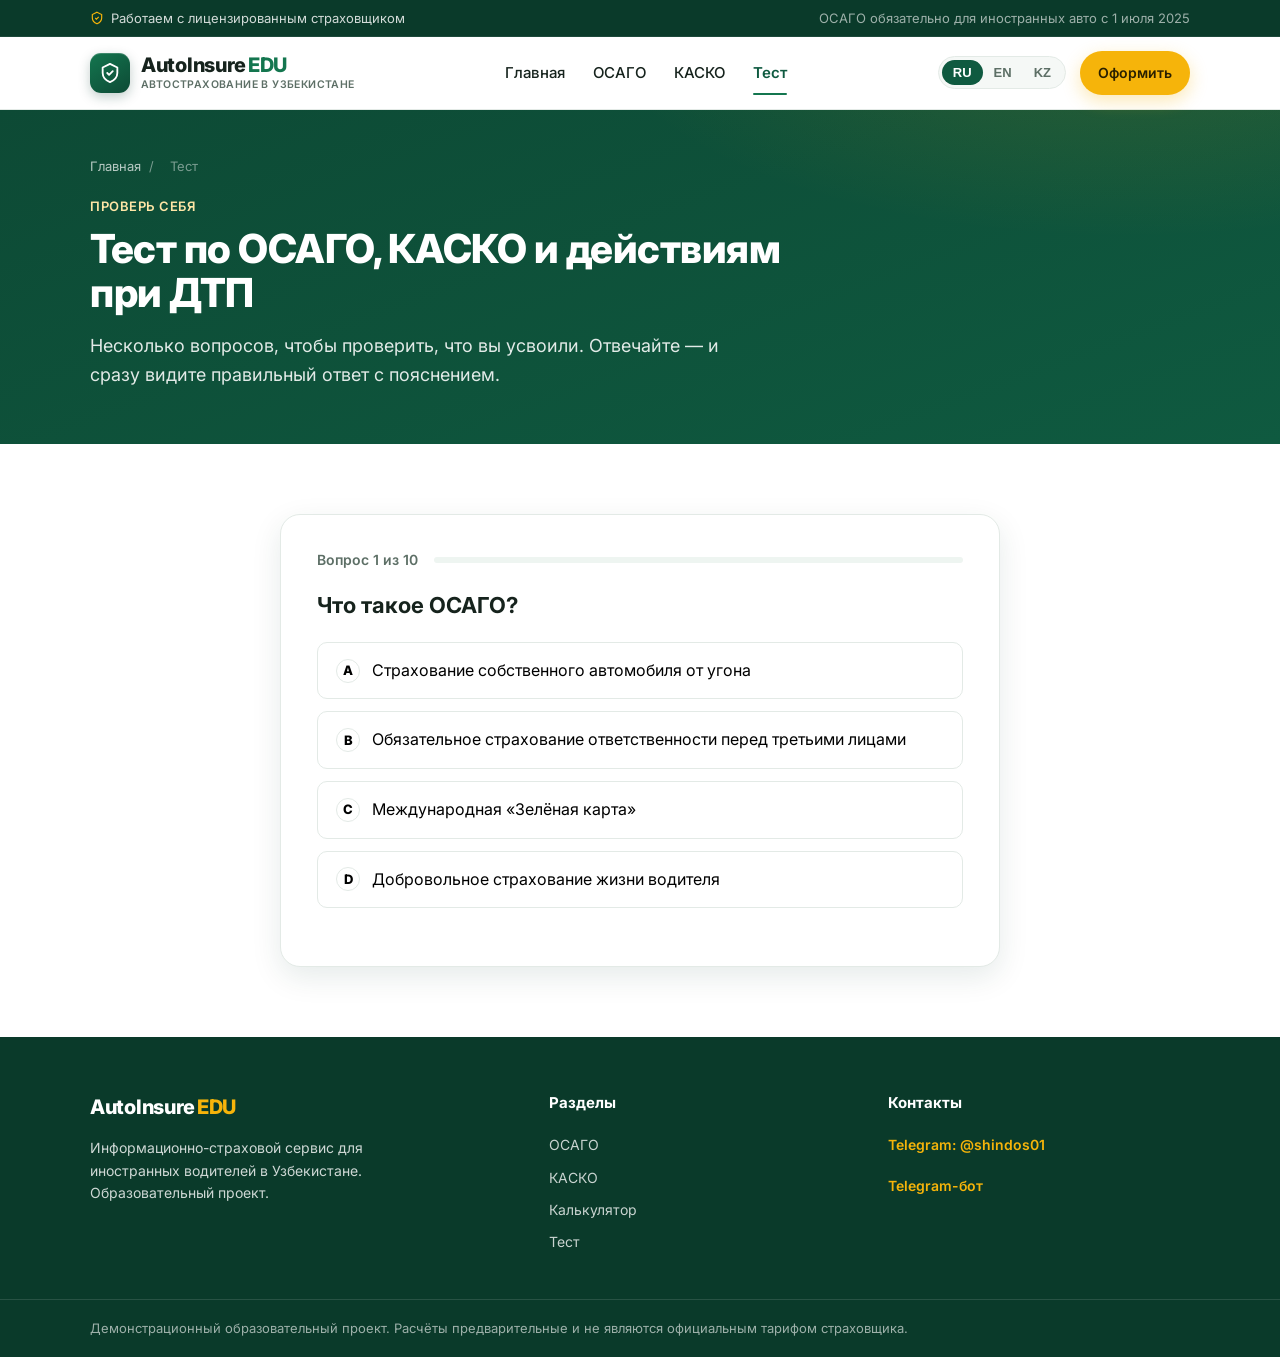
<file: tests.html>
<!DOCTYPE html>
<html lang="ru">
<head>
  <meta charset="UTF-8" />
  <meta name="viewport" content="width=device-width, initial-scale=1.0" />
  <link rel="icon" type="image/svg+xml" href="favicon.svg" />
  <title>Проверь себя — тест по ОСАГО и КАСКО — AutoInsure EDU</title>
  <meta name="description"
    content="Короткий интерактивный тест по ОСАГО, КАСКО и действиям при ДТП для иностранных водителей в Узбекистане." />
  <link rel="preconnect" href="https://fonts.googleapis.com" />
  <link rel="preconnect" href="https://fonts.gstatic.com" crossorigin />
  <link href="https://fonts.googleapis.com/css2?family=Inter:wght@400;500;600;700;800&display=swap" rel="stylesheet" />
  <link rel="stylesheet" href="css/styles.css" />
</head>
<body>

  <!-- ============ TOP BAR ============ -->
  <div class="topbar">
    <div class="container topbar__inner">
      <span class="topbar__item">
        <svg viewBox="0 0 24 24"><path d="M12 2l8 4v6c0 5-3.5 8-8 10-4.5-2-8-5-8-10V6l8-4z"/><path d="M9 12l2 2 4-4"/></svg>
        <span data-i18n="topbar_lic">Работаем с лицензированным страховщиком</span>
      </span>
      <span class="topbar__item topbar__item--muted" data-i18n="topbar_note">ОСАГО обязательно для иностранных авто с 1 июля 2025</span>
    </div>
  </div>

  <!-- ============ HEADER ============ -->
  <header class="site-header" id="siteHeader">
    <div class="container header__inner">
      <a href="index.html" class="logo">
        <span class="logo__mark" aria-hidden="true">
          <svg viewBox="0 0 24 24" width="22" height="22" fill="none" stroke="currentColor" stroke-width="2" stroke-linecap="round" stroke-linejoin="round">
            <path d="M12 2l8 4v6c0 5-3.5 8-8 10-4.5-2-8-5-8-10V6l8-4z"/><path d="M9 12l2 2 4-4"/>
          </svg>
        </span>
        <span class="logo__lockup">
          <span class="logo__text">AutoInsure<span class="logo__edu">EDU</span></span>
          <span class="logo__tag" data-i18n="logo_tag">Автострахование в Узбекистане</span>
        </span>
      </a>
      <nav class="nav" id="mainNav">
        <a href="index.html" data-i18n="nav_home">Главная</a>
        <a href="osago.html" data-i18n="nav_osago">ОСАГО</a>
        <a href="kasko.html" data-i18n="nav_kasko">КАСКО</a>
        <a href="tests.html" data-i18n="nav_test">Тест</a>
      </nav>
      <div class="header__actions">
        <div class="lang" id="langSwitcher">
          <button class="lang__btn" data-lang="ru">RU</button>
          <button class="lang__btn" data-lang="en">EN</button>
          <button class="lang__btn" data-lang="kz">KZ</button>
        </div>
        <a href="osago.html#calc" class="btn btn--accent btn--sm" data-i18n="cta_apply">Оформить</a>
        <button class="burger" id="burger" aria-label="Menu"><span></span><span></span><span></span></button>
      </div>
    </div>
  </header>

  <!-- ============ PAGE HERO ============ -->
  <section class="page-hero">
    <div class="container">
      <div class="breadcrumb">
        <a href="index.html" data-i18n="nav_home">Главная</a><span>/</span><span data-i18n="nav_test">Тест</span>
      </div>
      <span class="page-hero__eyebrow" data-i18n="test_eyebrow">Проверь себя</span>
      <h1 data-i18n="test_h1">Тест по ОСАГО, КАСКО и действиям при ДТП</h1>
      <p class="page-hero__lead" data-i18n="test_lead">
        Несколько вопросов, чтобы проверить, что вы усвоили. Отвечайте — и сразу видите
        правильный ответ с пояснением.
      </p>
    </div>
  </section>

  <!-- ============ QUIZ ============ -->
  <section class="section">
    <div class="container">
      <div class="quiz">
        <div class="quiz__card" data-quiz>
          <!-- rendered by main.js -->
        </div>
      </div>
    </div>
  </section>

  <!-- ============ FOOTER ============ -->
  <footer class="footer">
    <div class="container footer__inner">
      <div class="footer__col">
        <div class="logo logo--light"><span class="logo__text">AutoInsure<span class="logo__edu">EDU</span></span></div>
        <p class="footer__about" data-i18n="footer_about">Информационно-страховой сервис для иностранных водителей в Узбекистане. Образовательный проект.</p>
      </div>
      <div class="footer__col">
        <h4 data-i18n="footer_nav">Разделы</h4>
        <a href="osago.html" data-i18n="nav_osago">ОСАГО</a>
        <a href="kasko.html" data-i18n="nav_kasko">КАСКО</a>
        <a href="index.html#calc" data-i18n="nav_calc">Калькулятор</a>
        <a href="tests.html" data-i18n="nav_test">Тест</a>
      </div>
      <div class="footer__col">
        <h4 data-i18n="footer_contacts">Контакты</h4>
        <a href="https://t.me/shindos01" class="footer__tg" target="_blank" rel="noopener" data-i18n="footer_contact_tg">Telegram: @shindos01</a>
        <a href="https://t.me/mytezpolisBot" class="footer__tg" target="_blank" rel="noopener" data-i18n="footer_tg">Telegram-бот</a>
      </div>
    </div>
    <div class="footer__bottom">
      <div class="container">
        <span data-i18n="footer_disclaimer">Демонстрационный образовательный проект. Расчёты предварительные и не являются официальным тарифом страховщика.</span>
      </div>
    </div>
  </footer>

  <script src="js/i18n.js"></script>
  <script src="js/quiz-data.js"></script>
  <script src="js/main.js"></script>
</body>
</html>
</file>
<file: css/styles.css>
/* =========================================================
   AutoInsure EDU — styles
   Palette: white + deep green + warm gold accent
   Multi-page: shared header/footer + page components
   ========================================================= */
:root {
  --green-900: #0a3a2a;
  --green-800: #0d4a35;
  --green-700: #0f5a40;
  --green-600: #14764f;
  --green-500: #1c9163;
  --green-050: #eef5f1;
  --accent:    #f6b40a;
  --accent-700:#d99a00;
  --ink:       #16231d;
  --muted:     #5d6f66;
  --line:      #e3eae6;
  --bg:        #ffffff;
  --bg-soft:   #f5f8f6;
  --radius:    16px;
  --radius-sm: 10px;
  --shadow:    0 10px 30px rgba(11, 61, 46, .10);
  --shadow-sm: 0 4px 14px rgba(11, 61, 46, .08);
  --shadow-lg: 0 24px 60px rgba(11, 61, 46, .18);
  --maxw:      1140px;
}

* { box-sizing: border-box; margin: 0; padding: 0; }
html { scroll-behavior: smooth; overflow-x: clip; }
body { overflow-x: clip; }
body {
  font-family: 'Inter', system-ui, -apple-system, 'Segoe UI', Roboto, sans-serif;
  color: var(--ink);
  background: var(--bg);
  line-height: 1.6;
  -webkit-font-smoothing: antialiased;
  overflow-wrap: break-word;
}
a { text-decoration: none; color: inherit; }
img, svg { display: block; max-width: 100%; }
.container { width: 100%; max-width: var(--maxw); margin: 0 auto; padding: 0 20px; }

/* ---------- Buttons ---------- */
.btn {
  display: inline-flex; align-items: center; justify-content: center;
  gap: 8px; font-weight: 600; border-radius: 999px; cursor: pointer;
  border: 2px solid transparent; transition: .2s ease; white-space: nowrap;
  padding: 12px 22px; font-size: 15px;
}
.btn svg { width: 16px; height: 16px; }
.btn--sm { padding: 9px 16px; font-size: 14px; }
.btn--lg { padding: 15px 30px; font-size: 16px; }
.btn--accent { background: var(--accent); color: #2a2000; box-shadow: 0 6px 18px rgba(246,180,10,.3); }
.btn--accent:hover { background: var(--accent-700); transform: translateY(-1px); }
.btn--ghost { background: transparent; color: #fff; border-color: rgba(255,255,255,.5); }
.btn--ghost:hover { background: rgba(255,255,255,.12); border-color: #fff; }
.btn--green { background: var(--green-700); color: #fff; }
.btn--green:hover { background: var(--green-800); transform: translateY(-1px); }
.btn--outline { background: #fff; color: var(--green-700); border-color: var(--line); }
.btn--outline:hover { border-color: var(--green-600); color: var(--green-800); }

/* ---------- Top utility bar ---------- */
.topbar {
  background: var(--green-900); color: rgba(255,255,255,.82);
  font-size: 13px; border-bottom: 1px solid rgba(255,255,255,.08);
}
.topbar__inner { display: flex; align-items: center; justify-content: space-between; gap: 16px; height: 36px; }
.topbar__item { display: inline-flex; align-items: center; gap: 7px; }
.topbar__item svg { width: 14px; height: 14px; stroke: var(--accent); fill: none; stroke-width: 2; }
.topbar__item--muted { color: rgba(255,255,255,.6); }

/* ---------- Header ---------- */
.site-header {
  position: sticky; top: 0; z-index: 50;
  background: rgba(255,255,255,.92);
  backdrop-filter: saturate(180%) blur(10px);
  border-bottom: 1px solid var(--line);
  transition: box-shadow .2s ease, background .2s ease;
}
.site-header.is-scrolled { box-shadow: var(--shadow-sm); background: rgba(255,255,255,.97); }
.header__inner { display: flex; align-items: center; justify-content: space-between; height: 72px; }

.logo { display: inline-flex; align-items: center; gap: 11px; font-weight: 800; font-size: 20px; }
.logo__mark {
  display: inline-grid; place-items: center; width: 40px; height: 40px;
  border-radius: 11px; color: #fff;
  background: linear-gradient(145deg, var(--green-600), var(--green-800));
  box-shadow: inset 0 1px 0 rgba(255,255,255,.18), 0 4px 12px rgba(11,61,46,.25);
}
.logo__lockup { display: flex; flex-direction: column; line-height: 1.05; }
.logo__text { letter-spacing: -.3px; }
.logo__edu { color: var(--green-600); margin-left: 2px; }
.logo__tag { font-size: 10.5px; font-weight: 600; letter-spacing: .4px; text-transform: uppercase; color: var(--muted); margin-top: 3px; }
.logo--light .logo__text { color: #fff; }
.logo--light .logo__edu { color: var(--accent); }

.nav { display: flex; gap: 28px; }
.nav a { font-weight: 500; color: var(--ink); font-size: 15px; transition: color .15s; position: relative; padding: 4px 0; }
.nav a:hover { color: var(--green-700); }
.nav a.is-active { color: var(--green-700); font-weight: 600; }
.nav a.is-active::after {
  content: ""; position: absolute; left: 0; right: 0; bottom: -6px; height: 2px;
  background: var(--green-600); border-radius: 2px;
}

.header__actions { display: flex; align-items: center; gap: 14px; }
.lang { display: inline-flex; background: var(--bg-soft); border: 1px solid var(--line); border-radius: 999px; padding: 3px; }
.lang__btn {
  border: none; background: transparent; cursor: pointer; font-weight: 600;
  font-size: 13px; padding: 5px 11px; border-radius: 999px; color: var(--muted); transition: .15s;
}
.lang__btn:hover { color: var(--green-700); }
.lang__btn.is-active { background: var(--green-700); color: #fff; }

.burger {
  display: none; flex-direction: column; align-items: center; justify-content: center;
  gap: 5px; width: 34px; height: 34px; flex: none;
  background: none; border: none; cursor: pointer; padding: 0;
}
.burger span { display: block; width: 21px; height: 2px; background: var(--ink); border-radius: 2px; transition: transform .25s ease, opacity .2s ease; }
.burger.is-active span:nth-child(1) { transform: translateY(7px) rotate(45deg); }
.burger.is-active span:nth-child(2) { opacity: 0; }
.burger.is-active span:nth-child(3) { transform: translateY(-7px) rotate(-45deg); }

/* ---------- Hero (home) ---------- */
.hero {
  background:
    radial-gradient(1200px 500px at 85% -10%, rgba(246,180,10,.16), transparent 60%),
    linear-gradient(160deg, var(--green-800) 0%, var(--green-700) 55%, var(--green-600) 100%);
  color: #fff; padding: 76px 0 88px; position: relative; overflow: hidden;
}
.hero::after {
  content: ""; position: absolute; inset: 0; pointer-events: none;
  background: radial-gradient(600px 300px at 12% 110%, rgba(28,145,99,.4), transparent 60%);
}
.hero__inner { position: relative; z-index: 1; display: grid; grid-template-columns: 1.1fr .9fr; gap: 50px; align-items: center; }
.hero__badge {
  display: inline-block; background: rgba(246,180,10,.18); color: #ffe6a6;
  border: 1px solid rgba(246,180,10,.4); font-weight: 600; font-size: 13px;
  padding: 6px 14px; border-radius: 999px; margin-bottom: 18px;
}
.hero__title { font-size: 46px; line-height: 1.1; font-weight: 800; letter-spacing: -.5px; }
.hero__subtitle { margin-top: 18px; font-size: 18px; color: rgba(255,255,255,.88); max-width: 520px; }
.hero__actions { display: flex; gap: 14px; margin-top: 30px; flex-wrap: wrap; }
.hero__facts { list-style: none; display: flex; gap: 34px; margin-top: 42px; flex-wrap: wrap; }
.hero__facts li { display: flex; flex-direction: column; }
.hero__facts strong { font-size: 24px; font-weight: 800; }
.hero__facts span { font-size: 13px; color: rgba(255,255,255,.72); }

.hero__visual { display: flex; justify-content: center; }
.hero__card {
  width: 100%; max-width: 340px; background: #fff; color: var(--ink);
  border-radius: 20px; padding: 22px; box-shadow: var(--shadow-lg);
  transform: rotate(1.5deg);
}
.hero__card-top { display: flex; align-items: center; gap: 9px; font-weight: 700; padding-bottom: 14px; border-bottom: 1px solid var(--line); }
.hero__card-dot { width: 10px; height: 10px; border-radius: 50%; background: var(--green-600); }
.hero__card-row { display: flex; justify-content: space-between; padding: 11px 0; font-size: 14px; border-bottom: 1px dashed var(--line); }
.hero__card-row span { color: var(--muted); }
.hero__card-price { display: flex; align-items: baseline; gap: 6px; margin: 16px 0; }
.hero__card-price b { font-size: 30px; color: var(--green-700); }
.hero__card-price span { color: var(--muted); font-size: 14px; }
.hero__card-btn { background: var(--accent); color: #2a2000; text-align: center; font-weight: 700; padding: 12px; border-radius: 10px; }

/* ---------- Page hero (inner pages) ---------- */
.page-hero {
  background:
    radial-gradient(900px 380px at 88% -30%, rgba(246,180,10,.14), transparent 60%),
    linear-gradient(160deg, var(--green-800), var(--green-700));
  color: #fff; padding: 46px 0 54px;
}
.breadcrumb { font-size: 13px; color: rgba(255,255,255,.7); margin-bottom: 16px; }
.breadcrumb a:hover { color: #fff; }
.breadcrumb span { color: rgba(255,255,255,.45); margin: 0 8px; }
.page-hero__eyebrow { display: inline-block; font-size: 13px; font-weight: 600; letter-spacing: .5px; text-transform: uppercase; color: #ffe6a6; margin-bottom: 10px; }
.page-hero h1 { font-size: 40px; font-weight: 800; letter-spacing: -.5px; line-height: 1.12; max-width: 760px; }
.page-hero__lead { margin-top: 16px; font-size: 18px; color: rgba(255,255,255,.88); max-width: 680px; }

/* ---------- Trust strip ---------- */
.trust { border-bottom: 1px solid var(--line); background: var(--bg-soft); }
.trust__inner { display: flex; justify-content: center; gap: 48px; padding: 18px 0; flex-wrap: wrap; }
.trust__item { display: inline-flex; align-items: center; gap: 10px; font-weight: 500; font-size: 14px; color: var(--green-800); }
.trust__ic { width: 20px; height: 20px; fill: none; stroke: var(--green-600); stroke-width: 2; stroke-linecap: round; stroke-linejoin: round; }

/* ---------- Note / callout ---------- */
.note { background: #fff; }
.note__inner { display: flex; align-items: flex-start; gap: 16px; margin: 34px auto; padding: 18px 22px;
  background: #fff8e8; border: 1px solid #f3d892; border-radius: var(--radius); }
.note__icon { flex: none; width: 34px; height: 34px; border-radius: 50%; background: var(--accent); color: #2a2000; font-weight: 800; display: grid; place-items: center; }
.note p { font-size: 15px; }
.note strong { color: var(--green-900); }
.callout {
  display: flex; gap: 14px; padding: 18px 20px; border-radius: var(--radius);
  background: var(--green-050); border: 1px solid var(--line); margin: 24px 0;
}
.callout--warn { background: #fff8e8; border-color: #f3d892; }
.callout__ic { flex: none; width: 30px; height: 30px; border-radius: 8px; display: grid; place-items: center; font-weight: 800; background: var(--green-600); color: #fff; }
.callout--warn .callout__ic { background: var(--accent); color: #2a2000; }
.callout p { font-size: 15px; min-width: 0; }

/* ---------- Generic section ---------- */
.section { padding: 70px 0; }
.section--soft { background: var(--bg-soft); }
.section-title { font-size: 32px; font-weight: 800; text-align: center; letter-spacing: -.4px; }
.section-lead { text-align: center; color: var(--muted); margin-top: 10px; font-size: 17px; max-width: 640px; margin-left: auto; margin-right: auto; }

/* ---------- Cards grid (home) ---------- */
.cards { display: grid; grid-template-columns: repeat(3, 1fr); gap: 20px; margin-top: 42px; }
.card {
  background: #fff; border: 1px solid var(--line); border-radius: var(--radius);
  padding: 26px 24px; transition: .2s ease; position: relative; display: block;
}
.card:hover { transform: translateY(-4px); box-shadow: var(--shadow); border-color: var(--green-600); }
.card__num { font-size: 13px; font-weight: 700; color: var(--green-600); background: var(--green-050); padding: 4px 10px; border-radius: 999px; }
.card h3 { margin: 16px 0 8px; font-size: 20px; }
.card p { color: var(--muted); font-size: 15px; }
.card__link { display: inline-block; margin-top: 14px; color: var(--green-700); font-weight: 600; font-size: 14px; }
.card--test { background: var(--green-050); border-style: solid; }

/* ---------- Article / prose ---------- */
.layout { display: grid; grid-template-columns: 1fr 300px; gap: 48px; padding: 56px 0; align-items: start; }
.prose { max-width: 760px; min-width: 0; }
.prose h2 { font-size: 26px; font-weight: 800; letter-spacing: -.3px; margin: 40px 0 14px; scroll-margin-top: 90px; }
.prose h2:first-child { margin-top: 0; }
.prose h3 { font-size: 19px; font-weight: 700; margin: 26px 0 10px; }
.prose p { margin: 12px 0; color: #2c3b34; font-size: 16.5px; }
.prose ul, .prose ol { margin: 14px 0 14px 4px; padding-left: 22px; }
.prose li { margin: 8px 0; font-size: 16px; }
.prose strong { color: var(--green-900); }
.prose a.inline { color: var(--green-700); font-weight: 600; border-bottom: 1px solid var(--line); }

/* two-column covers / not-covers */
.cols { display: grid; grid-template-columns: 1fr 1fr; gap: 18px; margin: 22px 0; }
.col-box { border: 1px solid var(--line); border-radius: var(--radius); padding: 20px 22px; background: #fff; }
.col-box h3 { margin: 0 0 12px; font-size: 17px; display: flex; align-items: center; gap: 8px; }
.col-box ul { list-style: none; padding: 0; margin: 0; }
.col-box li { position: relative; padding-left: 26px; margin: 10px 0; font-size: 15px; }
.col-box li::before { position: absolute; left: 0; top: 0; font-weight: 800; }
.col-box--yes { border-color: #bfe3cf; background: #f2fbf6; }
.col-box--yes li::before { content: "✓"; color: var(--green-600); }
.col-box--no { border-color: #f1cdcd; background: #fdf4f4; }
.col-box--no li::before { content: "✕"; color: #c0392b; }

/* ---------- Tariff table ---------- */
.table-wrap { overflow-x: auto; margin: 22px 0; border: 1px solid var(--line); border-radius: var(--radius); }
.tariff { width: 100%; border-collapse: collapse; min-width: 420px; }
.tariff th, .tariff td { padding: 14px 18px; text-align: left; font-size: 15px; border-bottom: 1px solid var(--line); }
.tariff thead th { background: var(--green-050); color: var(--green-900); font-weight: 700; }
.tariff tbody tr:last-child td { border-bottom: none; }
.tariff td:last-child, .tariff th:last-child { text-align: right; font-weight: 600; color: var(--green-800); }

/* ---------- Steps ---------- */
.steps { display: grid; grid-template-columns: repeat(4, 1fr); gap: 18px; margin-top: 40px; counter-reset: step; }
.step { background: #fff; border: 1px solid var(--line); border-radius: var(--radius); padding: 24px 20px; position: relative; }
.step__n { width: 34px; height: 34px; border-radius: 50%; background: var(--green-700); color: #fff; font-weight: 800; display: grid; place-items: center; margin-bottom: 14px; }
.step h3 { font-size: 16px; margin-bottom: 6px; }
.step p { font-size: 14px; color: var(--muted); }

/* ---------- Sidebar (sticky TOC / aside) ---------- */
.aside { position: sticky; top: 92px; display: flex; flex-direction: column; gap: 20px; }
.aside__box { border: 1px solid var(--line); border-radius: var(--radius); padding: 22px; background: #fff; box-shadow: var(--shadow-sm); }
.aside__box--green { background: linear-gradient(160deg, var(--green-700), var(--green-800)); color: #fff; border: none; }
.aside__box h4 { font-size: 15px; margin-bottom: 12px; }
.aside__toc a { display: block; font-size: 14px; color: var(--muted); padding: 6px 0; border-left: 2px solid var(--line); padding-left: 12px; margin-left: 2px; }
.aside__toc a:hover { color: var(--green-700); border-color: var(--green-600); }
.aside__box--green p { font-size: 14px; color: rgba(255,255,255,.85); margin-bottom: 14px; }

/* ---------- Calculator (reusable component) ---------- */
.calc {
  background: #fff; border: 1px solid var(--line); border-radius: 20px;
  box-shadow: var(--shadow); overflow: hidden; display: grid; grid-template-columns: 1.15fr .85fr;
}
.calc__form { padding: 30px 32px; }
.calc__head h3 { font-size: 22px; font-weight: 800; }
.calc__head p { color: var(--muted); font-size: 14px; margin-top: 4px; }
.calc__grid { display: grid; grid-template-columns: 1fr 1fr; gap: 16px; margin-top: 22px; }
.field { display: flex; flex-direction: column; gap: 6px; }
.field--full { grid-column: 1 / -1; }
.field label { font-size: 13px; font-weight: 600; color: var(--green-900); }
.field select, .field input {
  font: inherit; font-size: 15px; padding: 11px 13px; border: 1px solid var(--line);
  border-radius: var(--radius-sm); background: #fff; color: var(--ink); transition: .15s;
}
.field select:focus, .field input:focus { outline: none; border-color: var(--green-600); box-shadow: 0 0 0 3px rgba(20,118,79,.12); }
.seg { display: inline-flex; background: var(--bg-soft); border: 1px solid var(--line); border-radius: var(--radius-sm); padding: 4px; gap: 4px; }
.seg__btn { flex: 1; border: none; background: transparent; cursor: pointer; font: inherit; font-weight: 600; font-size: 14px; padding: 9px 10px; border-radius: 7px; color: var(--muted); transition: .15s; }
.seg__btn.is-active { background: var(--green-700); color: #fff; }

.calc__result { background: linear-gradient(160deg, var(--green-800), var(--green-700)); color: #fff; padding: 30px 32px; display: flex; flex-direction: column; }
.calc__result-label { font-size: 13px; text-transform: uppercase; letter-spacing: .5px; color: rgba(255,255,255,.7); }
.calc__price { display: flex; align-items: baseline; gap: 8px; margin: 10px 0 4px; }
.calc__price b { font-size: 42px; font-weight: 800; letter-spacing: -1px; }
.calc__price span { font-size: 18px; color: rgba(255,255,255,.8); }
.calc__breakdown { margin-top: 18px; border-top: 1px solid rgba(255,255,255,.18); padding-top: 16px; display: flex; flex-direction: column; gap: 9px; }
.calc__row { display: flex; justify-content: space-between; font-size: 14px; color: rgba(255,255,255,.88); }
.calc__row b { font-weight: 600; }
.calc__cta { margin-top: auto; padding-top: 20px; }
.calc__cta .btn { width: 100%; }
.calc__disclaimer { font-size: 12px; color: rgba(255,255,255,.62); margin-top: 12px; text-align: center; }

/* ---------- Quiz / tests ---------- */
.quiz { max-width: 720px; margin: 0 auto; }
.quiz__card { background: #fff; border: 1px solid var(--line); border-radius: 20px; box-shadow: var(--shadow); padding: 34px 36px; }
.quiz__progress { display: flex; align-items: center; justify-content: space-between; margin-bottom: 20px; }
.quiz__progress span { font-size: 14px; color: var(--muted); font-weight: 600; }
.quiz__bar { flex: 1; height: 6px; background: var(--green-050); border-radius: 999px; margin-left: 16px; overflow: hidden; }
.quiz__bar i { display: block; height: 100%; background: var(--green-600); border-radius: 999px; transition: width .3s ease; }
.quiz__q { font-size: 22px; font-weight: 700; line-height: 1.3; margin-bottom: 22px; }
.quiz__options { display: flex; flex-direction: column; gap: 12px; }
.quiz__opt {
  text-align: left; font: inherit; font-size: 16px; padding: 15px 18px; cursor: pointer;
  border: 1.5px solid var(--line); border-radius: var(--radius-sm); background: #fff; transition: .15s;
  display: flex; align-items: center; gap: 12px;
}
.quiz__opt:hover:not(:disabled) { border-color: var(--green-600); background: var(--green-050); }
.quiz__opt .mark { flex: none; width: 24px; height: 24px; border-radius: 50%; border: 1.5px solid var(--line); display: grid; place-items: center; font-size: 13px; font-weight: 800; }
.quiz__opt.is-correct { border-color: var(--green-600); background: #f2fbf6; }
.quiz__opt.is-correct .mark { background: var(--green-600); color: #fff; border-color: var(--green-600); }
.quiz__opt.is-wrong { border-color: #e0b4b4; background: #fdf4f4; }
.quiz__opt.is-wrong .mark { background: #c0392b; color: #fff; border-color: #c0392b; }
.quiz__opt:disabled { cursor: default; }
.quiz__explain { margin-top: 16px; padding: 14px 16px; background: var(--green-050); border-radius: var(--radius-sm); font-size: 14.5px; display: none; }
.quiz__explain.is-shown { display: block; }
.quiz__foot { display: flex; justify-content: flex-end; margin-top: 24px; }
.quiz__result { text-align: center; padding: 20px 10px; }
.quiz__score { font-size: 56px; font-weight: 800; color: var(--green-700); letter-spacing: -1px; }
.quiz__result h3 { font-size: 24px; margin: 6px 0 10px; }
.quiz__result p { color: var(--muted); margin-bottom: 24px; }

/* ---------- CTA band ---------- */
.cta-band { background: var(--green-800); color: #fff; }
.cta-band__inner { display: flex; align-items: center; justify-content: space-between; gap: 24px; padding: 48px 0; flex-wrap: wrap; }
.cta-band h2 { font-size: 26px; font-weight: 800; }
.cta-band p { color: rgba(255,255,255,.82); margin-top: 6px; }

/* ---------- Footer ---------- */
.footer { background: var(--green-900); color: rgba(255,255,255,.8); padding-top: 54px; }
.footer__inner { display: grid; grid-template-columns: 1.4fr 1fr 1fr; gap: 36px; padding-bottom: 40px; }
.footer__about { margin-top: 14px; font-size: 14px; max-width: 320px; }
.footer__col h4 { color: #fff; font-size: 15px; margin-bottom: 14px; }
.footer__col a { display: block; padding: 5px 0; font-size: 14px; color: rgba(255,255,255,.78); }
.footer__col a:hover { color: var(--accent); }
.footer__muted { font-size: 14px; }
.footer__tg { color: var(--accent) !important; font-weight: 600; margin-top: 8px; }
.footer__bottom { border-top: 1px solid rgba(255,255,255,.12); padding: 18px 0; font-size: 13px; color: rgba(255,255,255,.6); }

/* ---------- Sticky mobile CTA ---------- */
.sticky-cta {
  display: none; position: fixed; left: 16px; right: 16px; bottom: 16px; z-index: 60;
  background: var(--accent); color: #2a2000; text-align: center; font-weight: 700;
  padding: 15px; border-radius: 12px; box-shadow: 0 8px 24px rgba(0,0,0,.25);
}

/* ---------- Responsive ---------- */
@media (max-width: 960px) {
  .hero__inner { grid-template-columns: 1fr; gap: 36px; }
  .hero__visual { justify-content: flex-start; }
  .hero__title { font-size: 36px; }
  .cards { grid-template-columns: repeat(2, 1fr); }
  .footer__inner { grid-template-columns: 1fr 1fr; }
  .calc { grid-template-columns: 1fr; }
  .layout { grid-template-columns: 1fr; gap: 32px; }
  .aside { position: static; }
  .steps { grid-template-columns: repeat(2, 1fr); }
  .page-hero h1 { font-size: 32px; }
}
@media (max-width: 720px) {
  .topbar__item--muted { display: none; }
  .logo__tag { display: none; }
  .logo { font-size: 18px; gap: 9px; }
  .logo__mark { width: 38px; height: 38px; }
  .header__actions { gap: 6px; }
  .lang { padding: 3px; }
  .lang__btn { padding: 4px 8px; font-size: 12px; }
  .nav { display: none; }
  .burger { display: flex; margin-right: -4px; }
  .nav.is-open {
    display: flex; position: absolute; top: 72px; left: 0; right: 0; flex-direction: column;
    background: #fff; padding: 16px 20px; gap: 4px; border-bottom: 1px solid var(--line); box-shadow: var(--shadow-sm);
  }
  .nav.is-open a { padding: 12px 0; border-bottom: 1px solid var(--line); }
  .nav.is-open a.is-active::after { display: none; }
  .header__actions .btn--sm { display: none; }
  .cards { grid-template-columns: 1fr; }
  .cols { grid-template-columns: 1fr; }
  .footer__inner { grid-template-columns: 1fr; }
  .cta-band__inner { flex-direction: column; align-items: flex-start; }
  .trust__inner { gap: 20px; }
  .calc__form, .calc__result { padding: 24px 22px; }
  .calc__grid { grid-template-columns: 1fr; }
  .quiz__card { padding: 24px 20px; }
  .steps { grid-template-columns: 1fr; }
  .hero__title { font-size: 30px; }
}
</file>
